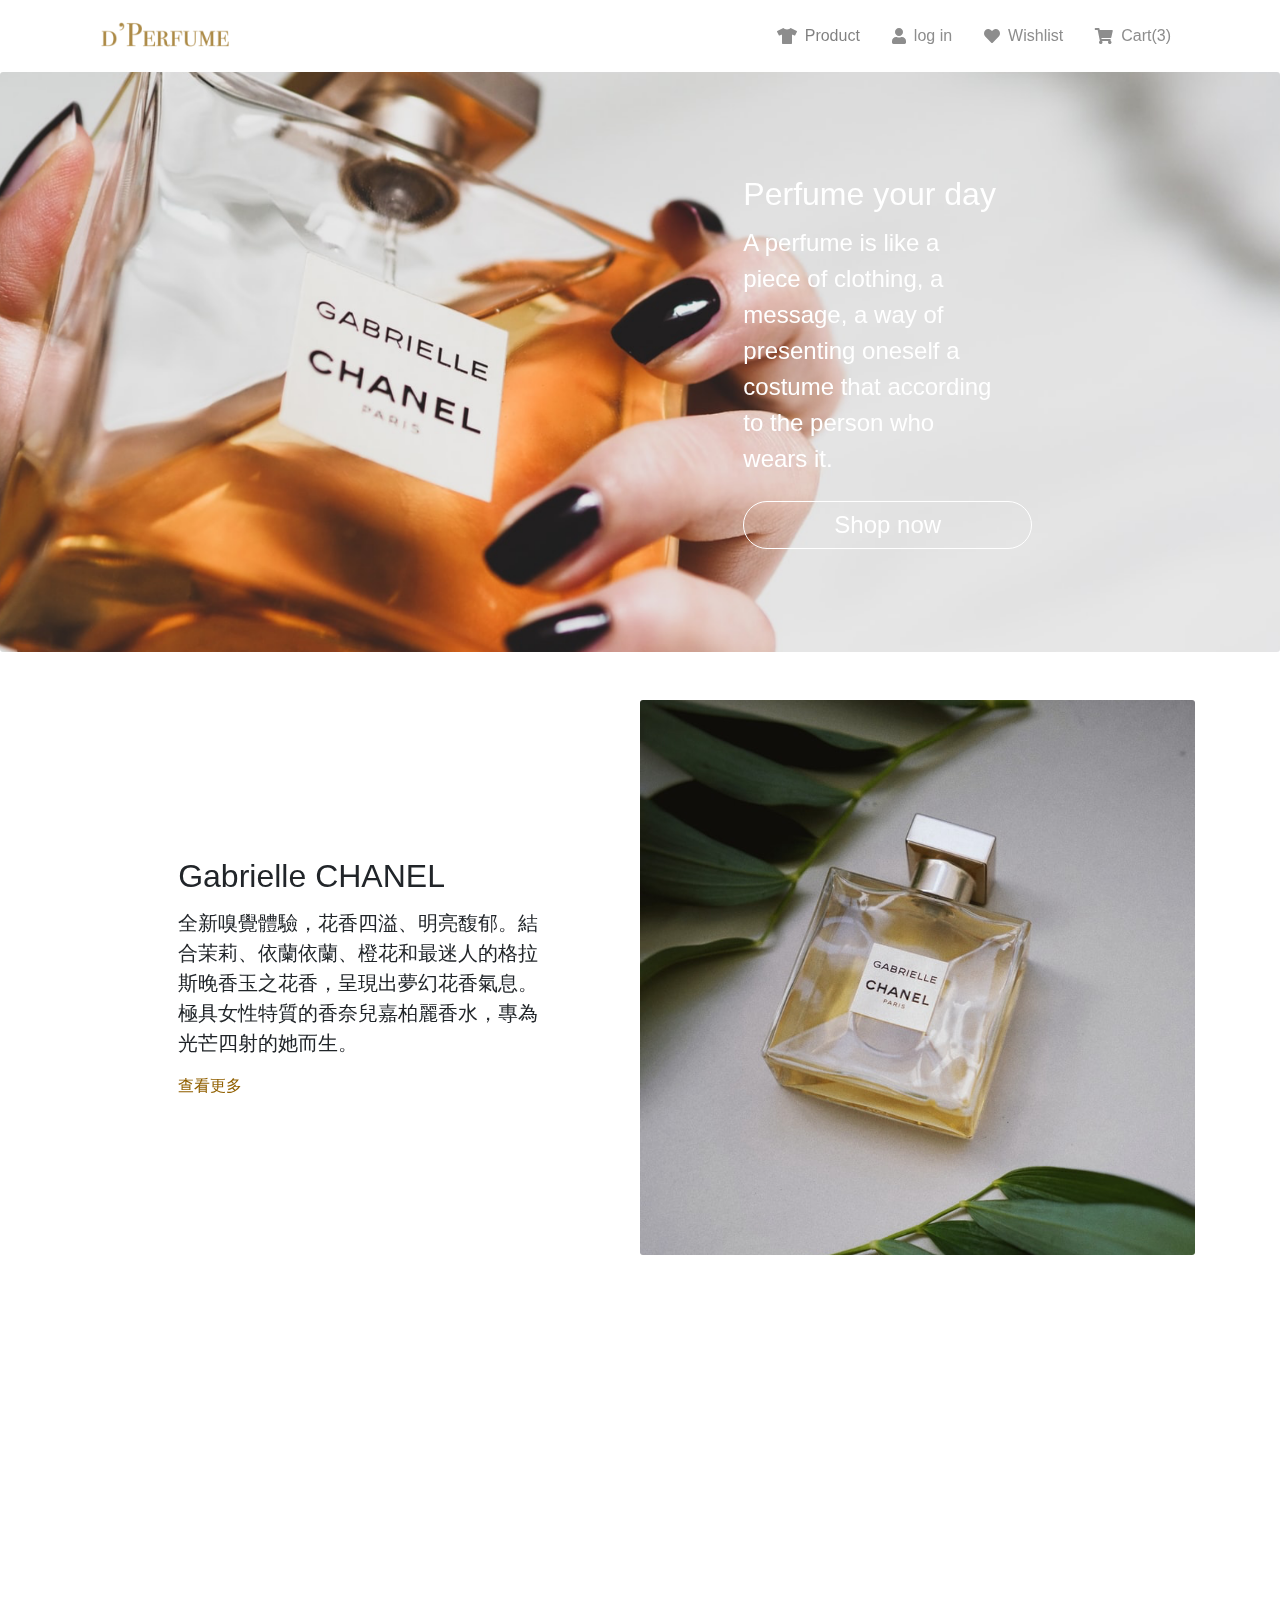
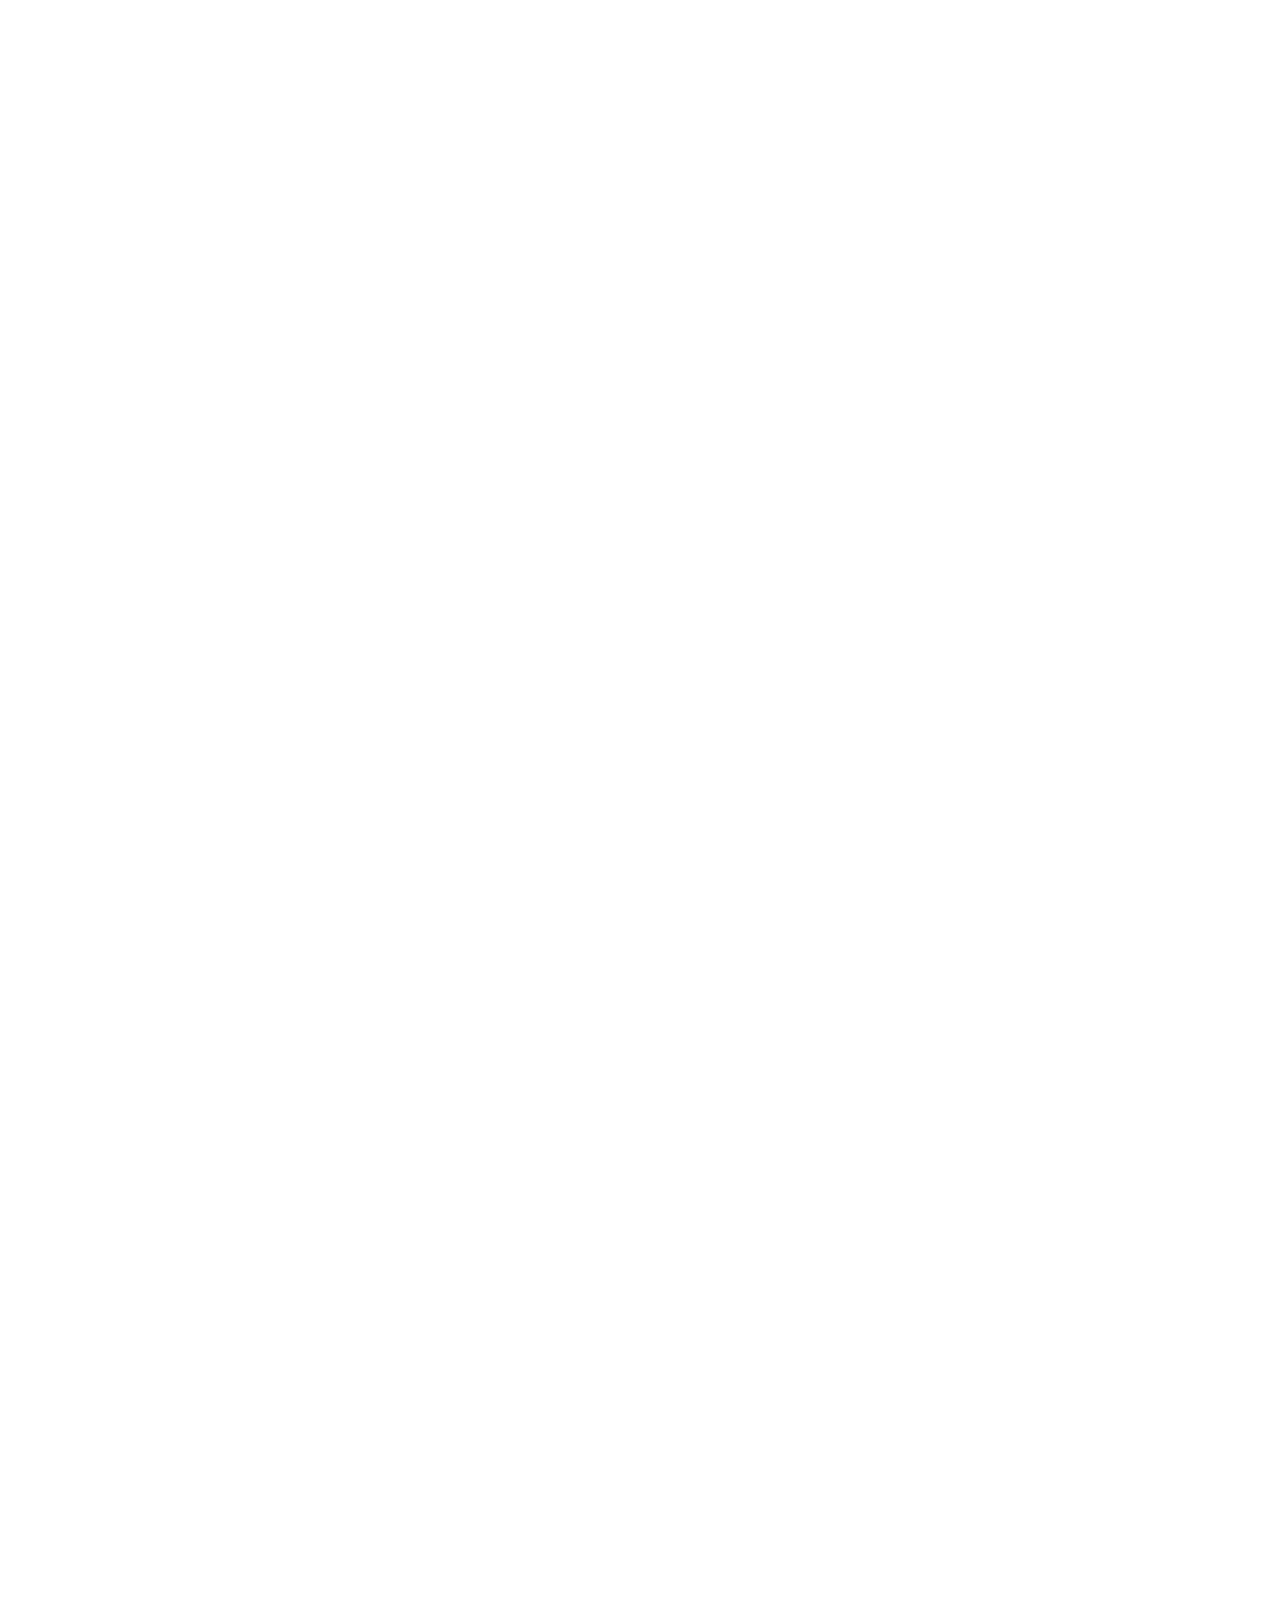
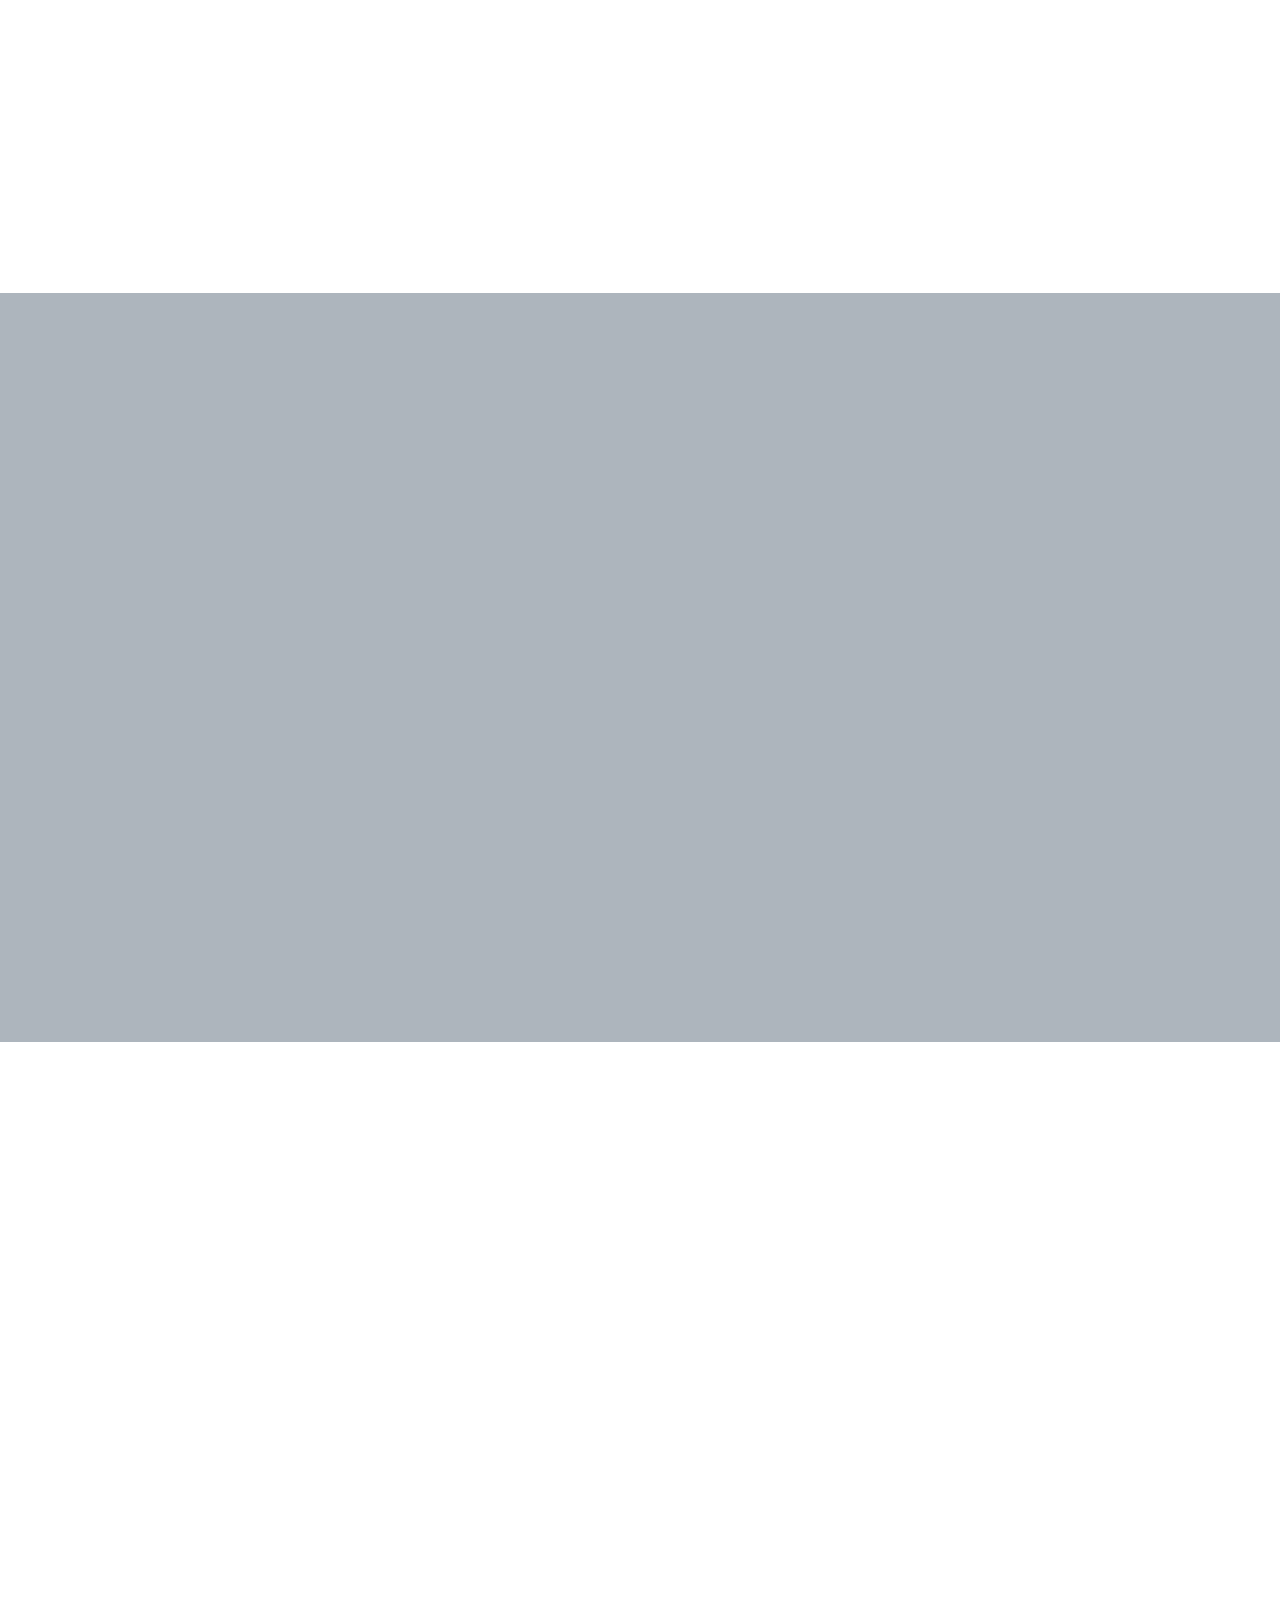
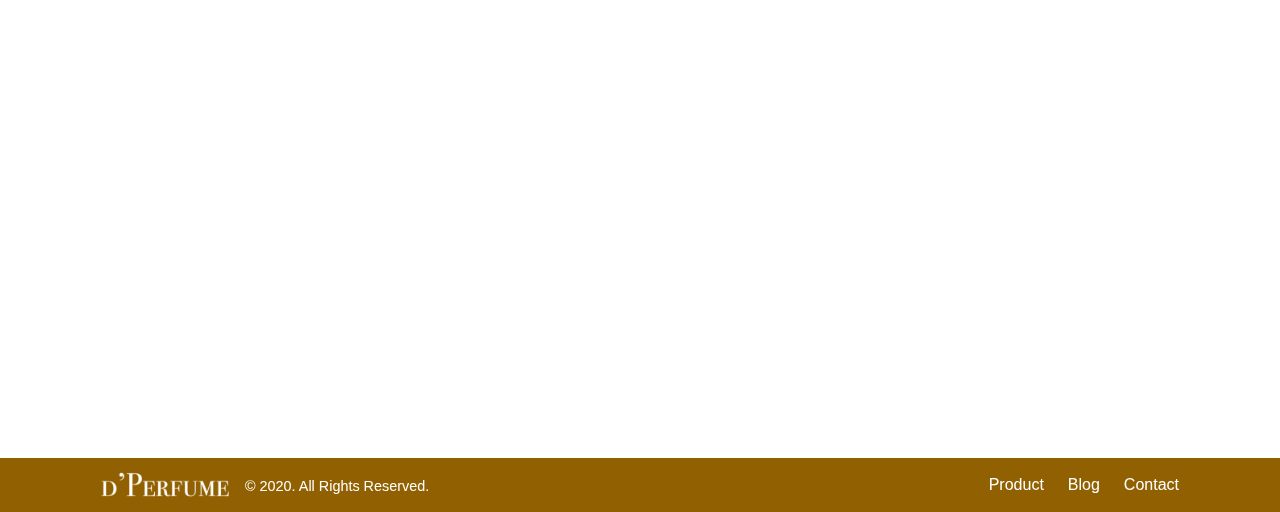
<file: index.html>
<!DOCTYPE html>
<html lang="en">

<head>
  <meta charset="UTF-8">
  <meta name="viewport" content="width=device-width, initial-scale=1.0">
  <link rel="stylesheet" href="css/all.css">
  <link rel="stylesheet" href="https://cdnjs.cloudflare.com/ajax/libs/font-awesome/5.14.0/css/all.min.css">
  <link rel="stylesheet" href="https://unpkg.com/aos@2.3.1/dist/aos.css">
  <title>d'Perfume -首頁-</title>
</head>

<body>

  <!--header-->
  <div class="container" data-aos="fade-down">
    <nav class="navbar navbar-expand-lg navbar-light">
      <h1 class="navbar-brand col-6 col-lg-4 logo mt-2">
        <a href="index.html">d'Perfume</a>
      </h1>

      <div class="collapse navbar-collapse justify-content-end" id="navbarTogglerDemo">
        <ul class="navbar-nav">
          <li class="nav-item d-flex align-items-center mr-4">
            <i class="fas fa-tshirt text-gray"></i>
            <a class="nav-link text-gary" href="product.html">Product</a>
          </li>
          <li class="nav-item d-flex align-items-center mr-4">
            <i class="fas fa-user text-gray"></i>
            <a class="nav-link text-gray" href="login.html">log in</a>
          </li>
          <li class="nav-item d-flex align-items-center mr-4">
            <i class="fas fa-heart text-gray"></i>
            <a class="nav-link text-gray" href="#">Wishlist</a>
          </li>
          <li class="nav-item d-flex align-items-center">
            <i class="fas fa-shopping-cart text-gray"></i>
            <a class="nav-link text-gray" href="#">Cart(3)</a>
          </li>
        </ul>
      </div>

      <div class="d-lg-none d-flex">
        <a href="#" class="cart d-flex align-items-center mr-2">
          <i class="fas fa fa-shopping-cart text-gray"></i>
          <span class="cart-basket d-flex align-items-center justify-content-center bg-primary text-white">3</span>
        </a>
        <button class="navbar-toggler border-0 btn" type="button" data-toggle="collapse"
          data-target="#navbarTogglerDemo02" aria-controls="navbarSupportedContent" aria-expanded="false"
          aria-label="Toggle navigation">
          <span class="navbar-toggler-icon"></span>
        </button>
      </div>
    </nav>
  </div>

  <!--header 漢堡選單列表-->
  <div class="container-fluid px-0 navbar-collapse collapse" id="navbarTogglerDemo02">
    <ul class="navbar-nav">
      <li class="nav-item bg-secondary text-center border-bottom border-white">
        <a class="nav-link text-white py-3" href="product.html">Product</a>
      </li>
      <li class="nav-item bg-secondary text-center border-bottom border-white">
        <a class="nav-link text-white py-3" href="#">Wishlist</a>
      </li>
      <li class="nav-item bg-secondary text-center border-bottom border-white">
        <a class="nav-link text-white py-3" href="#">Blog</a>
      </li>
      <li class="nav-item bg-secondary text-center border-bottom border-white">
        <a class="nav-link text-white py-3" href="#">Contact</a>
      </li>
      <li class="nav-item bg-secondary text-center">
        <a class="nav-link text-white py-3" href="login.html">Log in</a>
      </li>
    </ul>
  </div>

  <!--內容開始-->
  <!--Banner-->
  <div class="card text-white border-0 mb-5" data-aos="flip-left">
    <img class="card-img d-none d-lg-block" src="img/index/banner.png" alt="Card image">
    <img class="card-img d-md-block d-lg-none" src="img/index/banner-2.png" alt="Card image">
    <div class="card-img-overlay d-flex align-items-center" data-aos="zoom-in-right">
      <div class="offset-lg-7 no-gutters">
        <h2 class="card-title">Perfume your day</h2>
        <p class="card-text col-12 col-md-6 p-l font-weight-light mb-4">A perfume is like a piece of clothing, a
          message, a way of presenting
          oneself a costume that according to the person who wears it.</p>
        <button class="btn btn-outline-white rounded-pill btn-banner" type="button"
          onclick="location.href='product.html'">
          Shop now
        </button>
      </div>
    </div>
  </div>

  <!--首頁內容-->
  <div class="container mb-5">
    <div class="row flex-row-reverse align-items-center no-gutters"  data-aos="fade-right">
      <div class="col-12 col-lg-6">
        <img src="img/index/photo-1563170351-be82bc888aa4.png" alt="" class="card-img">
      </div>
      <div class="col-12 col-lg-6">
        <div class="card align-items-center">
          <div class="card-body col-lg-8 mt-4 mb-4">
            <h2 class="card-title">Gabrielle CHANEL</h2>
            <p class="card-text p-m">全新嗅覺體驗，花香四溢、明亮馥郁。結合茉莉、依蘭依蘭、橙花和最迷人的格拉斯晚香玉之花香，呈現出夢幻花香氣息。極具女性特質的香奈兒嘉柏麗香水，專為光芒四射的她而生。
            </p>
            <a href="product_info.html" class="">查看更多</a>
          </div>
        </div>
      </div>
    </div>


    <div class="row align-items-center no-gutters"  data-aos="fade-left">
      <div class="col-12 col-lg-6">
        <img src="img/index/photo-1584435731369-1e74c4e9385e.png" alt="" class="card-img">
      </div>
      <div class="col-12 col-lg-6">
        <div class="card align-items-center">
          <div class="card-body col-lg-8 mt-4 mb-4">
            <h2 class="card-title">Five O’clock Au Gingembre</h2>
            <p class="card-text p-m">生薑與溫醇的肉桂香、紅糖的香甜摻和成一氣，溫暖微辛的氣息反倒形成一股輕煙氤氳開來，還帶點微微煙醺感漫溢在整個鼻息之間，細聞之下,又還有溫溫淡淡的木香，溫和而暖心。
            </p>
            <a href="product_info.html" class="">查看更多</a>
          </div>
        </div>
      </div>
    </div>

    <div class="row align-items-center flex-row-reverse no-gutters"  data-aos="fade-right">
      <div class="col-12 col-lg-6">
        <img src="img/index/photo-1585120040315-2241b774ad0f.png" alt="" class="card-img">
      </div>
      <div class="col-12 col-lg-6">
        <div class="card align-items-center">
          <div class="card-body col-lg-8 mt-4 mb-4">
            <h2 class="card-title">CHANEL N°5</h2>
            <p class="card-text p-m">N°5，女性魅力的極致精髓。散發柔美澄透的乙醛花束香氣。經典傳奇香氛，蘊藏於極簡設計的獨特瓶身。</p>
            <a href="product_info.html" class="">查看更多</a>
          </div>
        </div>
      </div>
    </div>

    <div class="row align-items-center no-gutters"  data-aos="fade-left">
      <div class="col-12 col-lg-6">
        <img src="img/index/photo-1542038382126-77ae2819338d.png" alt="" class="card-img">

      </div>
      <div class="col-12 col-lg-6">
        <div class="card text-left align-items-center">
          <div class="card-body col-lg-8 mt-4 mb-2">
            <h4 class="card-title">1. <br> Levels of Preventive Maintenance Compliance</h4>
            <p class="card-text mb-3">The core idea of preventative maintenance is the performance of proactive actions
              against unscheduled downtime in order to identify potential defects before they evolve into something more
              severe.</p>
            <h4 class="card-title">2. <br> Percentage of Planned Maintenance</h4>
            <p class="card-text mb-3">The planned maintenance percentage is the total planned maintenance time in your
              CMMS software over a date range over the total number of hours of a service performed by the technicians.
            </p>
            <h4 class="card-title">3. <br> Critical percentage of planned maintenance</h4>
            <p class="card-text mb-5">Calculating the critical percentage of planned maintenance will help you
              prioritize
              the
              most important operations that should be performed immediately.</p>
            <button class="btn btn-outline-black rounded-pill btn-product" type="button"
              onclick="location.href='product.html'">Plan a
              free online training</button>
          </div>
        </div>
      </div>
    </div>
  </div>

  <!--灰底橫向三格-->
  <div class="bg-secondary mb-5">
    <div class="container">
      <ul class="card-deck list-unstyled mb-3">
        <li class="col-12 col-lg-4 mt-5 mb-lg-5" data-aos="zoom-in-up">
          <a href="product_info.html">
            <img src="img/index/photo-1530630458144-014709e10016.png" alt="" class="card-img-top d-none d-lg-block">
            <img src="img/index/photo-1530630458144-014709e10016-2.png" alt=""
              class="card-img-top d-md-block d-lg-none">
          </a>
          <div class="card-body">
            <h4 class="card-title mt-3 mb-1">Poppy & Barley</h4>
            <p class="card-text mb-3">Jo Malone</p>
            <p class="card-text">NT$1,380 <del class="text-gray">NT$1,580</del></p>
          </div>
        </li>

        <li class="col-12 col-lg-4 mt-5 mb-lg-5" data-aos="zoom-in-up">
          <a href="product_info.html">
            <img src="img/index/photo-1556228720-da4e85f25e15.png" alt="" class="card-img-top d-none d-lg-block">
            <img src="img/index/photo-1556228720-da4e85f25e15-2.png" alt="" class="card-img-top d-md-block d-lg-none">
          </a>
          <div class="card-body">
            <h4 class="card-title mt-3 mb-1">Body Wash</h4>
            <p class="card-text mb-3">Curology</p>
            <p class="card-text">NT$1,580</p>
          </div>
        </li>

        <li class="col-12 col-lg-4 mt-5 mb-5 mb-lg-5" data-aos="zoom-in-up">
          <div class="soldOut d-none d-lg-block">
            <a href="product_info.html">
              <img src="img/index/photo-1559264730-1533a6ec0433.png" alt="" class="card-img-top">
              <div class="overlay">
                <h4 class="soldoutText text-white">Sold Out</h4>
              </div>
            </a>
          </div>
          <a href="product_info.html">
            <img src="img/index/photo-1559264730-1533a6ec0433-2.png" alt="" class="card-img-top d-md-block d-lg-none">
          </a>

          <div class="card-body">
            <h4 class="card-title mt-3 mb-1">Apple Cider Vinegar Capsule</h4>
            <p class="card-text mb-3">Tonik</p>
            <p class="card-text">NT$1,580</p>
          </div>
        </li>
      </ul>
    </div>
  </div>

  <!--瓶子回收-->
  <div class="container mb-3 mb-lg-5"  data-aos="fade-up">
    <div class="row align-items-center">
      <div class="col-12 col-lg-8">
        <img src="img/index/photo-1594913615593-e4b8c44625be.png" alt="" class="card-img d-none d-lg-block">
        <img src="img/index/photo-1594913615593-e4b8c44625be-2.png" alt="" class="card-img d-md-block d-lg-none">
      </div>
      <div class="col-12 col-lg-4">
        <div class="card align-items-center">
          <div class="card-body mt-4 mb-4">
            <h2 class="card-title">Bottle-Recycling</h2>
            <p class="card-text lead">Recycle your used empty bottles and be rewarded!</p>
            <p class="card-text">For the past 10 years, we have collected over 800,000 bottles through Empty Bottle
              Recycling Campaign and
              planted more than 860 pine trees for a better environment.For the past 10 years, we have collected over
              800,000 bottles through Empty Bottle Recycling Campaign and planted more than 860 pine trees for a better
              environment.</p>
            <a href="#" class="">查看更多</a>
          </div>
        </div>
      </div>
    </div>
  </div>

  <!--footer-->
  <div class="card text-gray border-0" data-aos="zoom-in-up">
    <img class="card-img d-none d-lg-block" src="img/layout/footerBanner.png" alt="">
    <img class="card-img d-md-block d-lg-none" src="img/layout/footerbanner-2.png" alt="">
    <div class="card-img-overlay d-flex align-items-end">
      <div class="container">
        <div class="row">
          <div class="col-12 col-lg-5 mb-xl-6 mb-lg-4 mb-7">
            <h2 class="mb-4">
              <strong>記得 <br>訂閱以獲取更多資訊！</strong>
            </h2>
            <form class="form-inline mb-3">
              <input type="email" class="form-control border-primary form-footer col-6" id="inputEmail" placeholder="Your email address">
              <button type="submit" class="btn btn-primary btn-footer">Subscribe</button>
            </form>
          </div>
        </div>
      </div>
    </div>
  </div>

  <div class="bg-primary">
    <div class="container">
      <nav class="navbar navbar-expand-lg navbar-light">
        <div class="d-flex align-items-center">
          <a href="index.html">
            <img class="mr-3" src="img/layout/logo_white.png" alt="">
          </a>
          <small class="text-white mt-1">© 2020. All Rights Reserved.</small>
        </div>
        <div class="collapse navbar-collapse justify-content-end">
          <ul class="navbar-nav">
            <li class="nav-item mr-4">
              <a href="product.html" class="text-white">Product</a>
            </li>
            <li class="nav-item mr-4">
              <a href="#" class="text-white">Blog</a>
            </li>
            <li class="nav-item">
              <a href="#" class="text-white">Contact</a>
            </li>
          </ul>
        </div>
      </nav>
    </div>
  </div>

  <script src="https://code.jquery.com/jquery-3.2.1.slim.min.js"
    integrity="sha384-KJ3o2DKtIkvYIK3UENzmM7KCkRr/rE9/Qpg6aAZGJwFDMVNA/GpGFF93hXpG5KkN"
    crossorigin="anonymous"></script>
  <script src="https://cdnjs.cloudflare.com/ajax/libs/popper.js/1.12.9/umd/popper.min.js"
    integrity="sha384-ApNbgh9B+Y1QKtv3Rn7W3mgPxhU9K/ScQsAP7hUibX39j7fakFPskvXusvfa0b4Q"
    crossorigin="anonymous"></script>
  <script src="https://maxcdn.bootstrapcdn.com/bootstrap/4.0.0/js/bootstrap.min.js"
    integrity="sha384-JZR6Spejh4U02d8jOt6vLEHfe/JQGiRRSQQxSfFWpi1MquVdAyjUar5+76PVCmYl"
    crossorigin="anonymous"></script>
  <script src="https://unpkg.com/aos@2.3.1/dist/aos.js"></script>
  <script>
    AOS.init({
      duration: 1000,
      once: false,
    });
  </script>
</body>

</html>
</file>
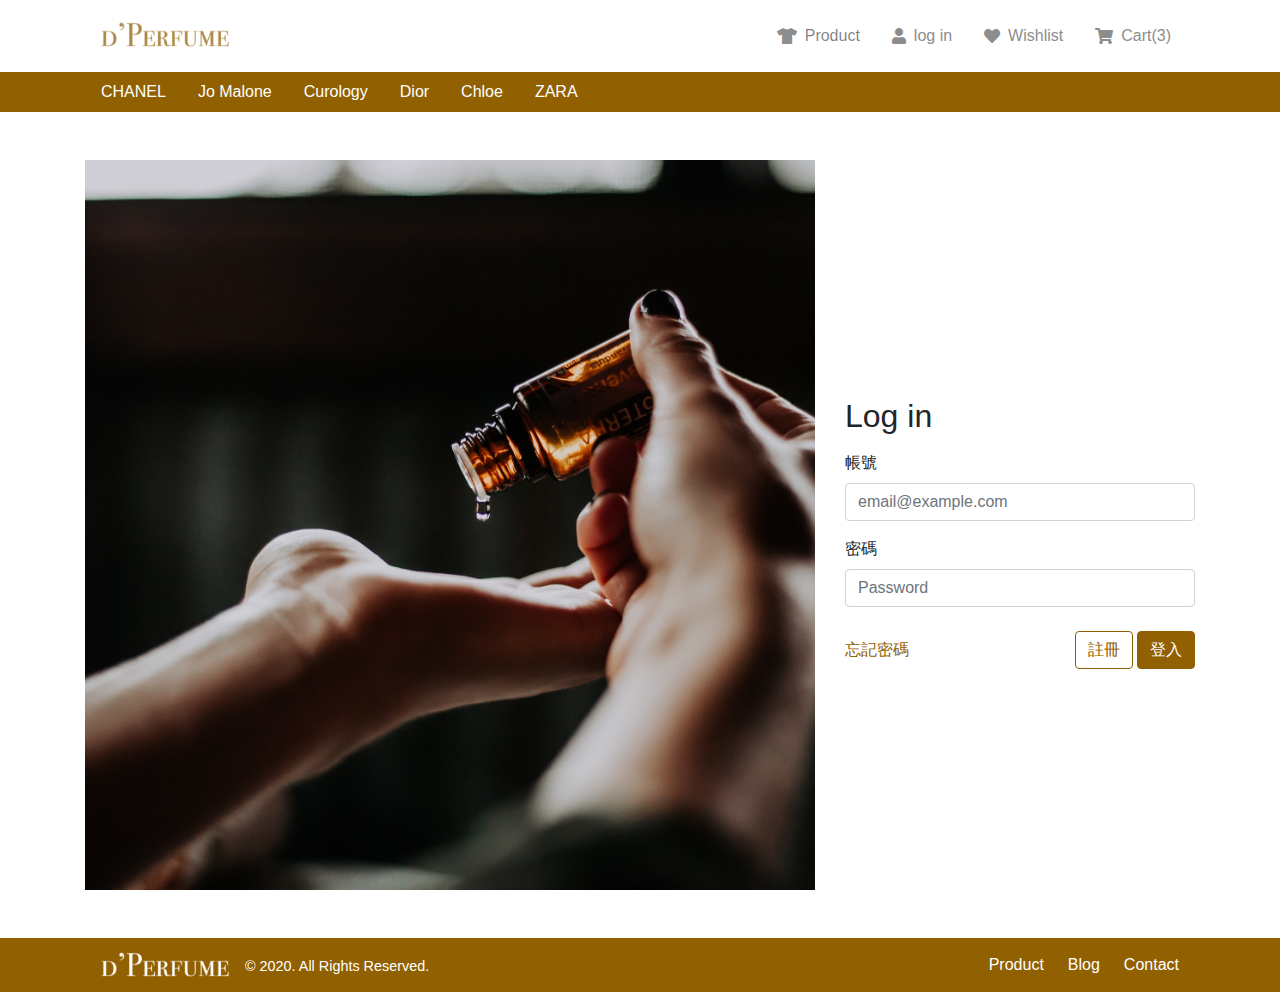
<file: login.html>
<!DOCTYPE html>
<html lang="en">

<head>
    <meta charset="UTF-8">
    <meta name="viewport" content="width=device-width, initial-scale=1.0">
    <link rel="stylesheet" href="css/all.css">
    <link rel="stylesheet" href="https://cdnjs.cloudflare.com/ajax/libs/font-awesome/5.14.0/css/all.min.css">
    <title>d'Perfume -登入-</title>
</head>

<body>
    <!--header-->
    <div class="container">
        <nav class="navbar navbar-expand-lg navbar-light">
            <h1 class="navbar-brand col-6 col-lg-4 logo mt-2">
                <a href="index.html">d'Perfume</a>
            </h1>

            <div class="collapse navbar-collapse justify-content-end" id="navbarTogglerDemo">
                <ul class="navbar-nav">
                    <li class="nav-item d-flex align-items-center mr-4">
                        <i class="fas fa-tshirt text-gray"></i>
                        <a class="nav-link text-gary" href="product.html">Product</a>
                    </li>
                    <li class="nav-item d-flex align-items-center mr-4">
                        <i class="fas fa-user text-gray"></i>
                        <a class="nav-link text-gray" href="login.html">log in</a>
                    </li>
                    <li class="nav-item d-flex align-items-center mr-4">
                        <i class="fas fa-heart text-gray"></i>
                        <a class="nav-link text-gray" href="#">Wishlist</a>
                    </li>
                    <li class="nav-item d-flex align-items-center">
                        <i class="fas fa-shopping-cart text-gray"></i>
                        <a class="nav-link text-gray" href="#">Cart(3)</a>
                    </li>
                </ul>
            </div>

            <div class="d-lg-none d-flex">
                <a href="#" class="cart d-flex align-items-center mr-2">
                    <i class="fas fa fa-shopping-cart text-gray"></i>
                    <span
                        class="cart-basket d-flex align-items-center justify-content-center bg-primary text-white">3</span>
                </a>
                <button class="navbar-toggler border-0 btn" type="button" data-toggle="collapse"
                    data-target="#navbarTogglerDemo02" aria-controls="navbarSupportedContent" aria-expanded="false"
                    aria-label="Toggle navigation">
                    <span class="navbar-toggler-icon"></span>
                </button>
            </div>
        </nav>
    </div>
    
    <!--header 漢堡選單列表-->
    <div class="container-fluid px-0 navbar-collapse collapse" id="navbarTogglerDemo02">
        <ul class="navbar-nav">
            <li class="nav-item bg-secondary text-center border-bottom border-white">
                <a class="nav-link text-white py-3" href="product.html">Product</a>
            </li>
            <li class="nav-item bg-secondary text-center border-bottom border-white">
                <a class="nav-link text-white py-3" href="#">Wishlist</a>
            </li>
            <li class="nav-item bg-secondary text-center border-bottom border-white">
                <a class="nav-link text-white py-3" href="#">Blog</a>
            </li>
            <li class="nav-item bg-secondary text-center border-bottom border-white">
                <a class="nav-link text-white py-3" href="#">Contact</a>
            </li>
            <li class="nav-item bg-secondary text-center">
                <a class="nav-link text-white py-3" href="login.html">Log in</a>
            </li>
        </ul>
    </div>

    <!--品牌選單-->
    <div class="d-none d-lg-block bg-primary mb-5">
        <div class="container">
            <div class="row no-gutters">
                <ul class="nav list-unstyled">
                    <li class="nav-item">
                        <a class="nav-link text-white" href="#">CHANEL</a>
                    </li>
                    <li class="nav-item">
                        <a class="nav-link text-white" href="#">Jo Malone</a>
                    </li>
                    <li class="nav-item">
                        <a class="nav-link text-white" href="#">Curology</a>
                    </li>
                    <li class="nav-item">
                        <a class="nav-link text-white" href="#">Dior</a>
                    </li>
                    <li class="nav-item">
                        <a class="nav-link text-white" href="#">Chloe</a>
                    </li>
                    <li class="nav-item">
                        <a class="nav-link text-white" href="#">ZARA</a>
                    </li>
                </ul>
            </div>
        </div>
    </div>


    <div class="container mb-4 mb-lg-5">
        <div class="row  align-items-center">
            <div class="col-12 col-lg-8">
                <img class="img-fluid" src="img/login.png" alt="">
            </div>

            <div class="col-12 col-lg-4">
                <div class=" align-items-center">
                    <h2 class="mb-3 mt-3">Log in</h2>
                    <form class="align-items-center">
                        <div class="form-group">
                            <label for="exampleInputEmail1">帳號</label>
                            <input type="email" class="form-control" id="exampleInputEmail1"
                                aria-describedby="emailHelp" placeholder="email@example.com">
                        </div>

                        <div class="form-group mb-4">
                            <label for="exampleInputPassword1">密碼</label>
                            <input type="password" class="form-control" id="exampleInputPassword1"
                                placeholder="Password">
                        </div>

                        <div class="d-flex justify-content-between align-items-center">
                            <a href="#">忘記密碼</a>
                            <div class="button">
                                <button class="btn btn-outline-primary my-2 my-sm-0" type="button">註冊</button>
                                <button class="btn btn-primary my-2 my-sm-0" type="button"
                                    onclick="location.href='myPage.html'">登入</button>
                            </div>
                        </div>
                    </form>
                </div>
            </div>
        </div>
    </div>


    <!--footer-->
    <div class="bg-primary">
        <div class="container">
            <nav class="navbar navbar-expand-lg navbar-light">
                <div class="d-flex align-items-center">
                    <a href="index.html">
                        <img class="mr-3" src="img/layout/logo_white.png" alt="">
                    </a>
                    <small class="text-white mt-1">© 2020. All Rights Reserved.</small>
                </div>
                <div class="collapse navbar-collapse justify-content-end">
                    <ul class="navbar-nav">
                        <li class="nav-item mr-4">
                            <a href="product.html" class="text-white">Product</a>
                        </li>
                        <li class="nav-item mr-4">
                            <a href="#" class="text-white">Blog</a>
                        </li>
                        <li class="nav-item">
                            <a href="#" class="text-white">Contact</a>
                        </li>
                    </ul>
                </div>
            </nav>
        </div>
    </div>



    <script src="https://code.jquery.com/jquery-3.2.1.slim.min.js"
        integrity="sha384-KJ3o2DKtIkvYIK3UENzmM7KCkRr/rE9/Qpg6aAZGJwFDMVNA/GpGFF93hXpG5KkN"
        crossorigin="anonymous"></script>
    <script src="https://cdnjs.cloudflare.com/ajax/libs/popper.js/1.12.9/umd/popper.min.js"
        integrity="sha384-ApNbgh9B+Y1QKtv3Rn7W3mgPxhU9K/ScQsAP7hUibX39j7fakFPskvXusvfa0b4Q"
        crossorigin="anonymous"></script>
    <script src="https://maxcdn.bootstrapcdn.com/bootstrap/4.0.0/js/bootstrap.min.js"
        integrity="sha384-JZR6Spejh4U02d8jOt6vLEHfe/JQGiRRSQQxSfFWpi1MquVdAyjUar5+76PVCmYl"
        crossorigin="anonymous"></script>


</body>

</html>
</file>
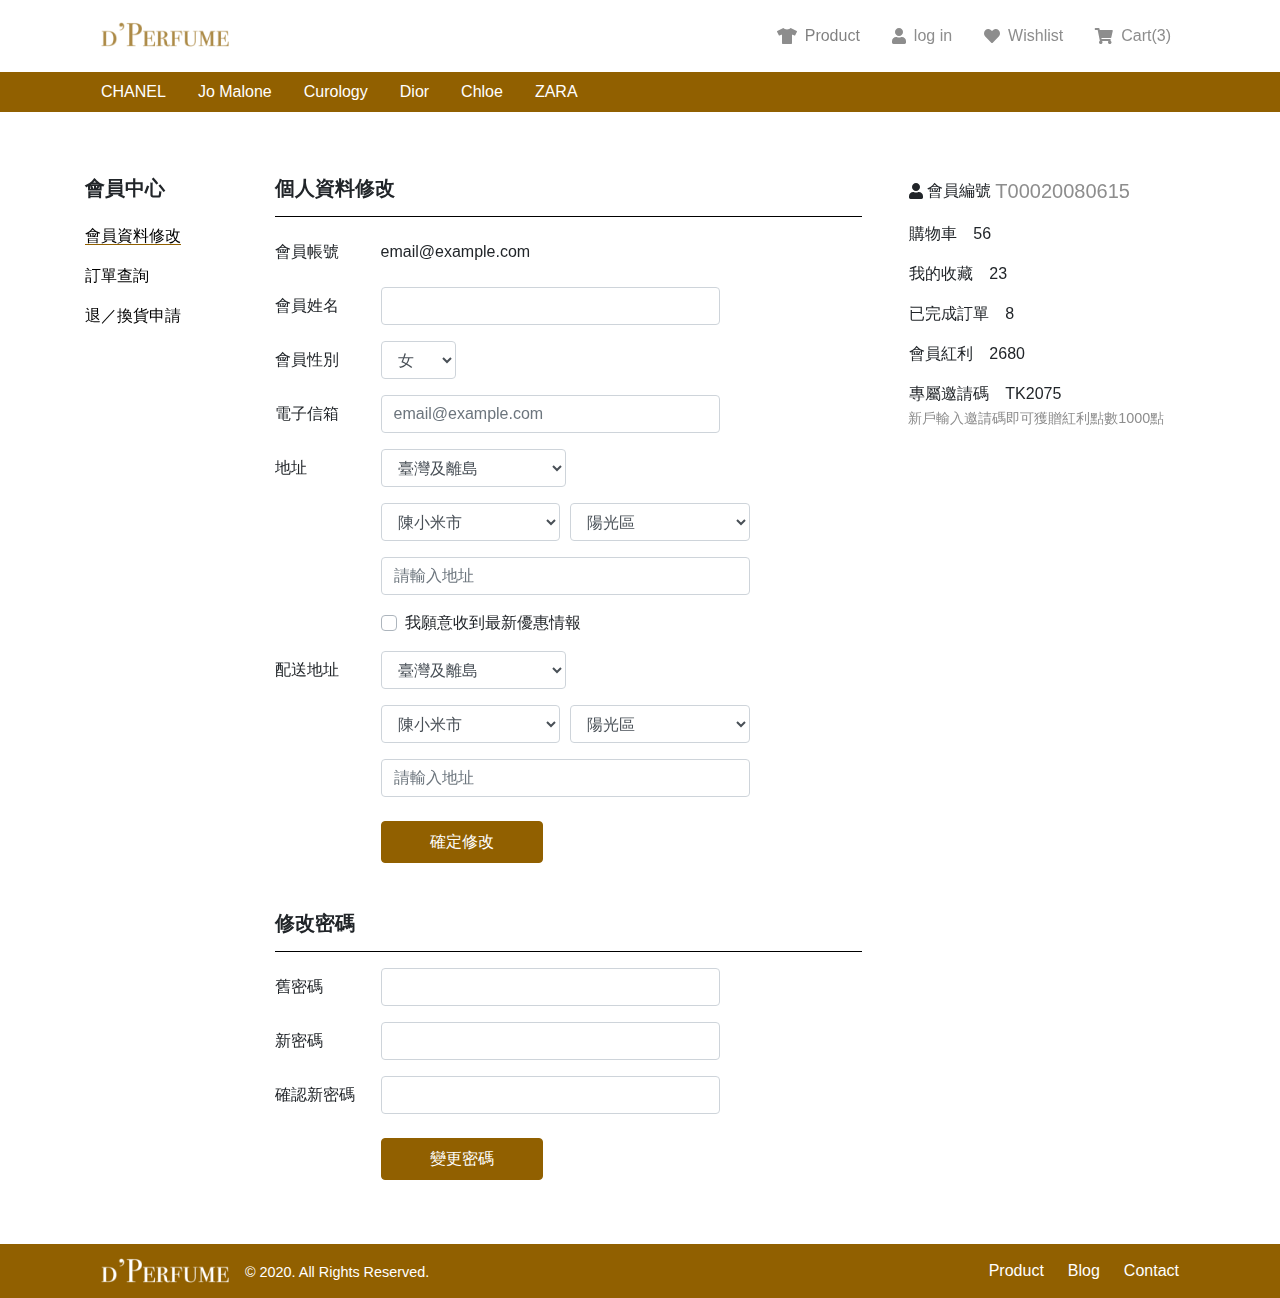
<file: myPage.html>
<!DOCTYPE html>
<html lang="en">

<head>
    <meta charset="UTF-8">
    <meta name="viewport" content="width=device-width, initial-scale=1.0">
    <link rel="stylesheet" href="css/all.css">
    <link rel="stylesheet" href="https://cdnjs.cloudflare.com/ajax/libs/font-awesome/5.14.0/css/all.min.css">
    <link rel="stylesheet" href="https://unpkg.com/aos@2.3.1/dist/aos.css">
    <title>d'Perfume -會員中心-</title>
</head>

<body>


    <!--header-->
    <div class="container" data-aos="fade-down">
        <nav class="navbar navbar-expand-lg navbar-light">
            <h1 class="navbar-brand col-6 col-lg-4 logo mt-2">
                <a href="index.html">d'Perfume</a>
            </h1>

            <div class="collapse navbar-collapse justify-content-end" id="navbarTogglerDemo">
                <ul class="navbar-nav">
                    <li class="nav-item d-flex align-items-center mr-4">
                        <i class="fas fa-tshirt text-gray"></i>
                        <a class="nav-link text-gary" href="product.html">Product</a>
                    </li>
                    <li class="nav-item d-flex align-items-center mr-4">
                        <i class="fas fa-user text-gray"></i>
                        <a class="nav-link text-gray" href="login.html">log in</a>
                    </li>
                    <li class="nav-item d-flex align-items-center mr-4">
                        <i class="fas fa-heart text-gray"></i>
                        <a class="nav-link text-gray" href="#">Wishlist</a>
                    </li>
                    <li class="nav-item d-flex align-items-center">
                        <i class="fas fa-shopping-cart text-gray"></i>
                        <a class="nav-link text-gray" href="#">Cart(3)</a>
                    </li>
                </ul>
            </div>

            <div class="d-lg-none d-flex">
                <a href="#" class="cart d-flex align-items-center mr-2">
                    <i class="fas fa fa-shopping-cart text-gray"></i>
                    <span
                        class="cart-basket d-flex align-items-center justify-content-center bg-primary text-white">3</span>
                </a>
                <button class="navbar-toggler border-0 btn" type="button" data-toggle="collapse"
                    data-target="#navbarTogglerDemo02" aria-controls="navbarSupportedContent" aria-expanded="false"
                    aria-label="Toggle navigation">
                    <span class="navbar-toggler-icon"></span>
                </button>
            </div>
        </nav>
    </div>

    <!--header 漢堡選單列表-->
    <div class="container-fluid px-0 navbar-collapse collapse" id="navbarTogglerDemo02">
        <ul class="navbar-nav">
            <li class="nav-item bg-secondary text-center border-bottom border-white">
                <a class="nav-link text-white py-3" href="product.html">Product</a>
            </li>
            <li class="nav-item bg-secondary text-center border-bottom border-white">
                <a class="nav-link text-white py-3" href="#">Wishlist</a>
            </li>
            <li class="nav-item bg-secondary text-center border-bottom border-white">
                <a class="nav-link text-white py-3" href="#">Blog</a>
            </li>
            <li class="nav-item bg-secondary text-center border-bottom border-white">
                <a class="nav-link text-white py-3" href="#">Contact</a>
            </li>
            <li class="nav-item bg-secondary text-center">
                <a class="nav-link text-white py-3" href="myPage.html">MyPage</a>
            </li>
        </ul>
    </div>

    <!--品牌選單-->
    <div class="d-none d-lg-block bg-primary mb-5">
        <div class="container">
            <div class="row no-gutters">
                <ul class="nav list-unstyled">
                    <li class="nav-item">
                        <a class="nav-link text-white" href="#">CHANEL</a>
                    </li>
                    <li class="nav-item">
                        <a class="nav-link text-white" href="#">Jo Malone</a>
                    </li>
                    <li class="nav-item">
                        <a class="nav-link text-white" href="#">Curology</a>
                    </li>
                    <li class="nav-item">
                        <a class="nav-link text-white" href="#">Dior</a>
                    </li>
                    <li class="nav-item">
                        <a class="nav-link text-white" href="#">Chloe</a>
                    </li>
                    <li class="nav-item">
                        <a class="nav-link text-white" href="#">ZARA</a>
                    </li>
                </ul>
            </div>
        </div>
    </div>

    <!--內容開始-->
    <div class="container mb-4 mb-md-5" data-aos="fade-up">
        <div class="row">
            <div class="col-12 col-lg-2 mt-2">
                <h5 class="mt-2 mb-4 d-none d-lg-block font-weight-bold">會員中心</h5>
                <ul class="nav d-flex flex-lg-column justify-content-between">
                    <li class="nav-item mb-3">
                        <a class="px-0 pb-0 active text-black border-bottom border-primary"
                            href="mypage.html">會員資料修改</a>
                    </li>
                    <li class="nav-item mb-3">
                        <a class="text-black px-0 pb-0" href="#">訂單查詢</a>
                    </li>
                    <li class="nav-item mb-3">
                        <a class="text-black px-0 pb-0" href="#">退／換貨申請</a>
                    </li>
                </ul>
            </div>

            <div class="col-12 col-lg-10">
                <div class="row flex-row-reverse">
                    <div class="col-12 col-md-4 mb-4">
                        <ul class="list-unstyled ml-3 mb-0">
                            <li class="row align-items-center mt-3 mb-3">
                                <i class="fas fa-user mr-1"></i>
                                <h6 class="mb-0 mr-1">會員編號</h6>
                                <span class="text-gray mb-0 p-m">T00020080615</span>
                            </li>
                            <li class="row">
                                <p class="mr-3">購物車</p>
                                <p>56</p>
                            </li>
                            <li class="row">
                                <p class="mr-3">我的收藏</p>
                                <p>23</p>
                            </li>
                            <li class="row">
                                <p class="mr-3">已完成訂單</p>
                                <p>8</p>
                            </li>
                            <li class="row">
                                <p class="mr-3">會員紅利</p>
                                <p>2680</p>
                            </li>
                            <li class="row">
                                <p class="mr-3 mb-0">專屬邀請碼</p>
                                <p class="mb-0">TK2075</p>
                            </li>
                        </ul>
                        <small class="text-gray">新戶輸入邀請碼即可獲贈紅利點數1000點</small>
                    </div>
                    <div class="col-12 col-md-8">
                        <h5 class="mt-2 mt-md-3  font-weight-bold">個人資料修改</h5>
                        <hr class="border-black mr-sm-3">
                        <form class="mb-5">
                            <div class="form-group row">
                                <label for="inputAccount" class="col-3 col-lg-2 col-form-label">會員帳號</label>
                                <label for="inputAccount"
                                    class="col-12 col-md-9 col-form-label">email@example.com</label>
                            </div>
                            <div class="form-group row">
                                <label for="inputName" class="col-3 col-lg-2 col-form-label">會員姓名</label>
                                <div class="col-12 col-sm-11 col-md-7">
                                    <input type="password" class="form-control" id="inputName" placeholder="">
                                </div>
                            </div>

                            <div class="form-group row">
                                <label for="selectGender" class="col-3 col-lg-2 col-form-label">會員性別</label>
                                <div class="col-12 col-sm-11 col-md-3 col-xl-2">
                                    <select class="form-control" id="selectGender">
                                        <option selected>女</option>
                                        <option>男</option>
                                    </select>
                                </div>
                            </div>

                            <div class="form-group row">
                                <label for="inputEmail" class="col-3 col-lg-2 col-form-label">電子信箱</label>
                                <div class="col-12 col-sm-11 col-md-7">
                                    <input type="password" class="form-control" id="inputEmail"
                                        placeholder="email@example.com">
                                </div>
                            </div>

                            <div class="form-group row">
                                <label for="selectAddress" class="col-3 col-lg-2 col-form-label">地址</label>
                                <div class="col-12 col-sm-11 col-md-9">
                                    <select class="form-control col-md-5 mb-3" id="selectAddress">
                                        <option selected>臺灣及離島</option>
                                        <option>臺灣</option>
                                        <option>離島</option>
                                    </select>
                                    <div class="form-row">
                                        <div class="col-12 col-md-5">
                                            <select class="form-control mb-3">
                                                <option>高雄市</option>
                                                <option>發大柴市</option>
                                                <option selected>陳小米市</option>
                                            </select>
                                        </div>
                                        <div class="col-12 col-md-5">
                                            <select class="form-control mb-3">
                                                <option>鹽埕區</option>
                                                <option selected>陽光區</option>
                                                <option>空氣區</option>
                                                <option>海水區</option>
                                            </select>
                                        </div>
                                        <div class="col-12 col-md-10 mb-2">
                                            <input type="address" class="form-control" id="inputAddress"
                                                placeholder="請輸入地址">
                                        </div>
                                        <div class="col-sm-10 mt-2">
                                            <div class="custom-control custom-checkbox">
                                                <input type="checkbox" class="custom-control-input" id="customCheck1">
                                                <label class="custom-control-label"
                                                    for="customCheck1">我願意收到最新優惠情報</label>
                                            </div>
                                        </div>
                                    </div>
                                </div>
                            </div>

                            <div class="form-group row">
                                <label for="selectAddress" class="col-3 col-lg-2 col-form-label">配送地址</label>
                                <div class="col-12 col-sm-11 col-md-9">
                                    <select class="form-control col-md-5 mb-3" id="selectAddress">
                                        <option selected>臺灣及離島</option>
                                        <option>臺灣</option>
                                        <option>離島</option>
                                    </select>
                                    <div class="form-row">
                                        <div class="col-12 col-md-5">
                                            <select class="form-control mb-3">
                                                <option>高雄市</option>
                                                <option>發大柴市</option>
                                                <option selected>陳小米市</option>
                                            </select>
                                        </div>
                                        <div class="col-12 col-md-5">
                                            <select class="form-control mb-3">
                                                <option>鹽埕區</option>
                                                <option selected>陽光區</option>
                                                <option>空氣區</option>
                                                <option>海水區</option>
                                            </select>
                                        </div>
                                        <div class="col-12 col-md-10 mb-2">
                                            <input type="address" class="form-control" id="inputAddress"
                                                placeholder="請輸入地址">
                                        </div>
                                    </div>
                                </div>
                            </div>

                            <div class="form-group row">
                                <div class="col-sm-10 offset-lg-2 offset-md-3">
                                    <button type="submit" class="btn btn-primary btn-form">確定修改</button>
                                </div>
                            </div>
                        </form>

                        <h5 class="mt-2  font-weight-bold">修改密碼</h5>
                        <hr class="border-black mr-sm-3">
                        <form>
                            <div class="form-group row">
                                <label for="inputOldpassword" class="col-3 col-lg-2 col-form-label">舊密碼</label>
                                <div class="col-12 col-sm-11 col-md-7">
                                    <input type="password" class="form-control" id="inputOldpassword" placeholder="">
                                </div>
                            </div>
                            <div class="form-group row">
                                <label for="inputNewpassword" class="col-3 col-lg-2 col-form-label">新密碼</label>
                                <div class="col-12 col-sm-11 col-md-7">
                                    <input type="password" class="form-control" id="inputNewpassword" placeholder="">
                                </div>
                            </div>
                            <div class="form-group row">
                                <label for="checkNewpassword" class="col-3 col-lg-2 col-form-label pr-0">確認新密碼</label>
                                <div class="col-12 col-sm-11 col-md-7">
                                    <input type="password" class="form-control" id="checkNewpassword" placeholder="">
                                </div>
                            </div>

                            <div class="form-group row">
                                <div class="col-sm-10 offset-lg-2 offset-md-3 mt-2">
                                    <button type="submit" class="btn btn-primary btn-form">變更密碼</button>
                                </div>
                            </div>
                        </form>

                    </div>
                </div>
            </div>
        </div>
    </div>

    <!--footer-->
    <div class="bg-primary">
        <div class="container">
            <nav class="navbar navbar-expand-lg navbar-light">
                <div class="d-flex align-items-center">
                    <a href="index.html">
                        <img class="mr-3" src="img/layout/logo_white.png" alt="">
                    </a>
                    <small class="text-white mt-1">© 2020. All Rights Reserved.</small>
                </div>
                <div class="collapse navbar-collapse justify-content-end">
                    <ul class="navbar-nav">
                        <li class="nav-item mr-4">
                            <a href="product.html" class="text-white">Product</a>
                        </li>
                        <li class="nav-item mr-4">
                            <a href="#" class="text-white">Blog</a>
                        </li>
                        <li class="nav-item">
                            <a href="#" class="text-white">Contact</a>
                        </li>
                    </ul>
                </div>
            </nav>
        </div>
    </div>



    <script src="https://code.jquery.com/jquery-3.2.1.slim.min.js"
        integrity="sha384-KJ3o2DKtIkvYIK3UENzmM7KCkRr/rE9/Qpg6aAZGJwFDMVNA/GpGFF93hXpG5KkN"
        crossorigin="anonymous"></script>
    <script src="https://cdnjs.cloudflare.com/ajax/libs/popper.js/1.12.9/umd/popper.min.js"
        integrity="sha384-ApNbgh9B+Y1QKtv3Rn7W3mgPxhU9K/ScQsAP7hUibX39j7fakFPskvXusvfa0b4Q"
        crossorigin="anonymous"></script>
    <script src="https://maxcdn.bootstrapcdn.com/bootstrap/4.0.0/js/bootstrap.min.js"
        integrity="sha384-JZR6Spejh4U02d8jOt6vLEHfe/JQGiRRSQQxSfFWpi1MquVdAyjUar5+76PVCmYl"
        crossorigin="anonymous"></script>

    <script src="https://unpkg.com/aos@2.3.1/dist/aos.js"></script>
    <script>
        AOS.init({
            duration: 1000,
            once: false,
        });
    </script>
</body>

</html>
</file>
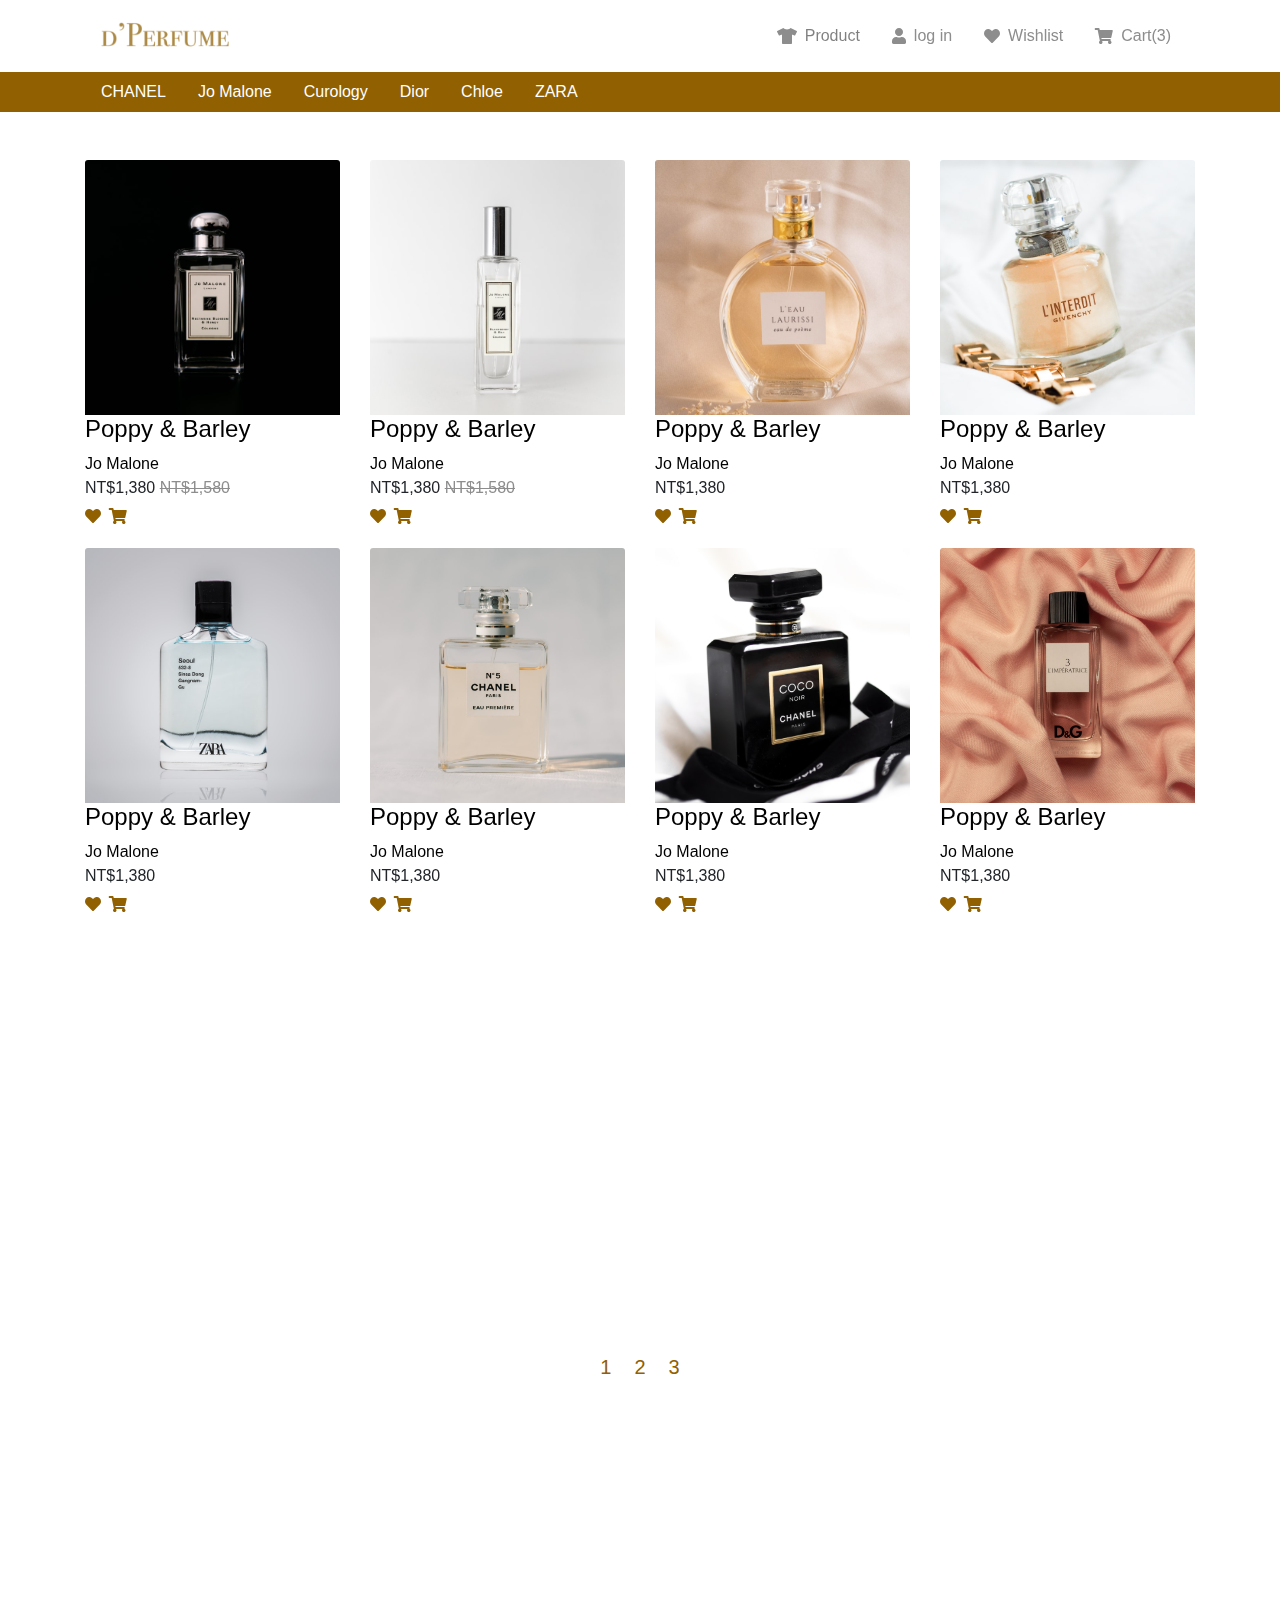
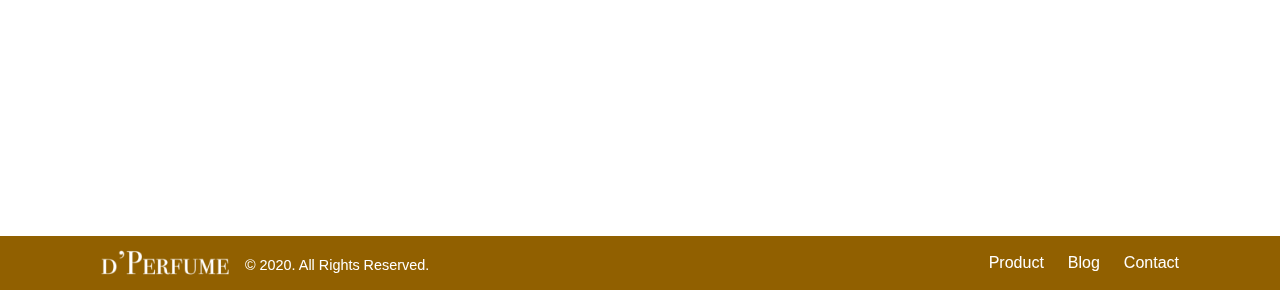
<file: product.html>
<!DOCTYPE html>
<html lang="en">

<head>
    <meta charset="UTF-8">
    <meta name="viewport" content="width=device-width, initial-scale=1.0">
    <link rel="stylesheet" href="css/all.css">
    <link rel="stylesheet" href="https://cdnjs.cloudflare.com/ajax/libs/font-awesome/5.14.0/css/all.min.css">
    <link rel="stylesheet" href="https://unpkg.com/aos@2.3.1/dist/aos.css">
    <title>d'Perfume -產品列表-</title>
</head>

<body>


    <!--header-->
    <div class="container" data-aos="fade-down">
        <nav class="navbar navbar-expand-lg navbar-light">
            <h1 class="navbar-brand col-6 col-lg-4 logo mt-2">
                <a href="index.html">d'Perfume</a>
            </h1>

            <div class="collapse navbar-collapse justify-content-end" id="navbarTogglerDemo">
                <ul class="navbar-nav">
                    <li class="nav-item d-flex align-items-center mr-4">
                        <i class="fas fa-tshirt text-gray"></i>
                        <a class="nav-link text-gary" href="product.html">Product</a>
                    </li>
                    <li class="nav-item d-flex align-items-center mr-4">
                        <i class="fas fa-user text-gray"></i>
                        <a class="nav-link text-gray" href="login.html">log in</a>
                    </li>
                    <li class="nav-item d-flex align-items-center mr-4">
                        <i class="fas fa-heart text-gray"></i>
                        <a class="nav-link text-gray" href="#">Wishlist</a>
                    </li>
                    <li class="nav-item d-flex align-items-center">
                        <i class="fas fa-shopping-cart text-gray"></i>
                        <a class="nav-link text-gray" href="#">Cart(3)</a>
                    </li>
                </ul>
            </div>

            <div class="d-lg-none d-flex">
                <a href="#" class="cart d-flex align-items-center mr-2">
                    <i class="fas fa fa-shopping-cart text-gray"></i>
                    <span
                        class="cart-basket d-flex align-items-center justify-content-center bg-primary text-white">3</span>
                </a>
                <button class="navbar-toggler border-0 btn" type="button" data-toggle="collapse"
                    data-target="#navbarTogglerDemo02" aria-controls="navbarSupportedContent" aria-expanded="false"
                    aria-label="Toggle navigation">
                    <span class="navbar-toggler-icon"></span>
                </button>
            </div>
        </nav>
    </div>

    <!--header 漢堡選單列表-->
    <div class="container-fluid px-0 navbar-collapse collapse" id="navbarTogglerDemo02">
        <ul class="navbar-nav">
            <li class="nav-item bg-secondary text-center border-bottom border-white">
                <a class="nav-link text-white py-3" href="product.html">Product</a>
            </li>
            <li class="nav-item bg-secondary text-center border-bottom border-white">
                <a class="nav-link text-white py-3" href="#">Wishlist</a>
            </li>
            <li class="nav-item bg-secondary text-center border-bottom border-white">
                <a class="nav-link text-white py-3" href="#">Blog</a>
            </li>
            <li class="nav-item bg-secondary text-center border-bottom border-white">
                <a class="nav-link text-white py-3" href="#">Contact</a>
            </li>
            <li class="nav-item bg-secondary text-center">
                <a class="nav-link text-white py-3" href="login.html">Log in</a>
            </li>
        </ul>
    </div>

    <!--品牌選單-->
    <div class="d-none d-lg-block bg-primary mb-5">
        <div class="container">
            <div class="row no-gutters">
                <ul class="nav list-unstyled">
                    <li class="nav-item">
                        <a class="nav-link text-white" href="#">CHANEL</a>
                    </li>
                    <li class="nav-item">
                        <a class="nav-link text-white" href="#">Jo Malone</a>
                    </li>
                    <li class="nav-item">
                        <a class="nav-link text-white" href="#">Curology</a>
                    </li>
                    <li class="nav-item">
                        <a class="nav-link text-white" href="#">Dior</a>
                    </li>
                    <li class="nav-item">
                        <a class="nav-link text-white" href="#">Chloe</a>
                    </li>
                    <li class="nav-item">
                        <a class="nav-link text-white" href="#">ZARA</a>
                    </li>
                </ul>
            </div>
        </div>
    </div>

    <!--內容開始-->
    <!--產品列表開始-->
    <div class="container mb-4">
        <div class="card-deck  row">
            <div class="col-6 col-md-4 col-lg-3 mb-4" data-aos="zoom-in">
                <div class="card-body">
                    <a href="product_info.html" class=" text-black">
                        <img class="card-img-top" src="img/product/p01.png" alt="">
                        <h4 class="card-title mb-1">Poppy & Barley</h4>
                        <p class="card-text mt-2 mb-0">Jo Malone</p>
                    </a>
                    <p class="mr-2 mb-2">NT$1,380 <del class="text-gray">NT$1,580</del></p>
                    <div class="d-flex text-primary">
                        <i class="fas fa-heart mr-2" role="button" data-toggle="modal" data-target="#addtoSave"></i>
                        <i class="fas fa-shopping-cart" role="button" data-toggle="modal" data-target="#addtoCart"></i>
                    </div>
                </div>
            </div>
            <div class="col-6 col-md-4 col-lg-3 mb-4" data-aos="zoom-in">
                <div class="card-body">
                    <a href="product_info.html" class=" text-black">
                        <img class="card-img-top" src="img/product/p02.png" alt="">
                        <h4 class="card-title mb-1">Poppy & Barley</h4>
                        <p class="card-text mt-2 mb-0">Jo Malone</p>
                    </a>
                    <p class="mr-2 mb-2">NT$1,380 <del class="text-gray">NT$1,580</del></p>
                    <div class="d-flex text-primary">
                        <i class="fas fa-heart mr-2" role="button" data-toggle="modal" data-target="#addtoSave"></i>
                        <i class="fas fa-shopping-cart" role="button" data-toggle="modal" data-target="#addtoCart"></i>
                    </div>
                </div>
            </div>
            <div class="col-6 col-md-4 col-lg-3 mb-4" data-aos="zoom-in">
                <div class="card-body">
                    <a href="product_info.html" class=" text-black">
                        <img class="card-img-top" src="img/product/p03.png" alt="">
                        <h4 class="card-title mb-1">Poppy & Barley</h4>
                        <p class="card-text mt-2 mb-0">Jo Malone</p>
                    </a>
                    <p class="mb-2">NT$1,380</p>
                    <div class="d-flex text-primary">
                        <i class="fas fa-heart mr-2" role="button" data-toggle="modal" data-target="#addtoSave"></i>
                        <i class="fas fa-shopping-cart" role="button" data-toggle="modal" data-target="#addtoCart"></i>
                    </div>
                </div>
            </div>
            <div class="col-6 col-md-4 col-lg-3 mb-4" data-aos="zoom-in">
                <div class="card-body">
                    <a href="product_info.html" class=" text-black">
                        <img class="card-img-top" src="img/product/p04.png" alt="">
                        <h4 class="card-title mb-1">Poppy & Barley</h4>
                        <p class="card-text mt-2 mb-0">Jo Malone</p>
                    </a>
                    <p class="mb-2">NT$1,380</p>
                    <div class="d-flex text-primary">
                        <i class="fas fa-heart mr-2" role="button" data-toggle="modal" data-target="#addtoSave"></i>
                        <i class="fas fa-shopping-cart" role="button" data-toggle="modal" data-target="#addtoCart"></i>
                    </div>
                </div>
            </div>
            <div class="col-6 col-md-4 col-lg-3 mb-4" data-aos="zoom-in">
                <div class="card-body">
                    <a href="product_info.html" class=" text-black">
                        <img class="card-img-top" src="img/product/p05.png" alt="">
                        <h4 class="card-title mb-1">Poppy & Barley</h4>
                        <p class="card-text mt-2 mb-0">Jo Malone</p>
                    </a>
                    <p class="mb-2">NT$1,380</p>
                    <div class="d-flex text-primary">
                        <i class="fas fa-heart mr-2" role="button" data-toggle="modal" data-target="#addtoSave"></i>
                        <i class="fas fa-shopping-cart" role="button" data-toggle="modal" data-target="#addtoCart"></i>
                    </div>
                </div>
            </div>
            <div class="col-6 col-md-4 col-lg-3 mb-4" data-aos="zoom-in">
                <div class="card-body">
                    <a href="product_info.html" class=" text-black">
                        <img class="card-img-top" src="img/product/p06.png" alt="">
                        <h4 class="card-title mb-1">Poppy & Barley</h4>
                        <p class="card-text mt-2 mb-0">Jo Malone</p>
                    </a>
                    <p class="mb-2">NT$1,380</p>
                    <div class="d-flex text-primary">
                        <i class="fas fa-heart mr-2" role="button" data-toggle="modal" data-target="#addtoSave"></i>
                        <i class="fas fa-shopping-cart" role="button" data-toggle="modal" data-target="#addtoCart"></i>
                    </div>
                </div>
            </div>
            <div class="col-6 col-md-4 col-lg-3 mb-4" data-aos="zoom-in">
                <div class="card-body">
                    <a href="product_info.html" class=" text-black">
                        <img class="card-img-top" src="img/product/p07.png" alt="">
                        <h4 class="card-title mb-1">Poppy & Barley</h4>
                        <p class="card-text mt-2 mb-0">Jo Malone</p>
                    </a>
                    <p class="mb-2">NT$1,380</p>
                    <div class="d-flex text-primary">
                        <i class="fas fa-heart mr-2" role="button" data-toggle="modal" data-target="#addtoSave"></i>
                        <i class="fas fa-shopping-cart" role="button" data-toggle="modal" data-target="#addtoCart"></i>
                    </div>
                </div>
            </div>
            <div class="col-6 col-md-4 col-lg-3 mb-4" data-aos="zoom-in">
                <div class="card-body">
                    <a href="product_info.html" class=" text-black">
                        <img class="card-img-top" src="img/product/p08.png" alt="">
                        <h4 class="card-title mb-1">Poppy & Barley</h4>
                        <p class="card-text mt-2 mb-0">Jo Malone</p>
                    </a>
                    <p class="mb-2">NT$1,380</p>
                    <div class="d-flex text-primary">
                        <i class="fas fa-heart mr-2" role="button" data-toggle="modal" data-target="#addtoSave"></i>
                        <i class="fas fa-shopping-cart" role="button" data-toggle="modal" data-target="#addtoCart"></i>
                    </div>
                </div>
            </div>
            <div class="col-6 col-md-4 col-lg-3 mb-4" data-aos="zoom-in">
                <div class="card-body">
                    <a href="product_info.html" class=" text-black">
                        <img class="card-img-top" src="img/product/p09.png" alt="">
                        <h4 class="card-title mb-1">Poppy & Barley</h4>
                        <p class="card-text mt-2 mb-0">Jo Malone</p>
                    </a>
                    <p class="mb-2">NT$1,380</p>
                    <div class="d-flex text-primary">
                        <i class="fas fa-heart mr-2" role="button" data-toggle="modal" data-target="#addtoSave"></i>
                        <i class="fas fa-shopping-cart" role="button" data-toggle="modal" data-target="#addtoCart"></i>
                    </div>
                </div>
            </div>
            <div class="col-6 col-md-4 col-lg-3 mb-4" data-aos="zoom-in">
                <div class="card-body">
                    <a href="product_info.html" class=" text-black">
                        <img class="card-img-top" src="img/product/p10.png" alt="">
                        <h4 class="card-title mb-1">Poppy & Barley</h4>
                        <p class="card-text mt-2 mb-0">Jo Malone</p>
                    </a>
                    <p class="mb-2">NT$1,380</p>
                    <div class="d-flex text-primary">
                        <i class="fas fa-heart mr-2" role="button" data-toggle="modal" data-target="#addtoSave"></i>
                        <i class="fas fa-shopping-cart" role="button" data-toggle="modal" data-target="#addtoCart"></i>
                    </div>
                </div>
            </div>
            <div class="col-6 col-md-4 col-lg-3 mb-4" data-aos="zoom-in">
                <div class="card-body">
                    <a href="product_info.html" class=" text-black">
                        <img class="card-img-top" src="img/product/p11.png" alt="">
                        <h4 class="card-title mb-1">Poppy & Barley</h4>
                        <p class="card-text mt-2 mb-0">Jo Malone</p>
                    </a>
                    <p class="mb-2">NT$1,380</p>
                    <div class="d-flex text-primary">
                        <i class="fas fa-heart mr-2" role="button" data-toggle="modal" data-target="#addtoSave"></i>
                        <i class="fas fa-shopping-cart" role="button" data-toggle="modal" data-target="#addtoCart"></i>
                    </div>
                </div>
            </div>
            <div class="col-6 col-md-4 col-lg-3 mb-4" data-aos="zoom-in">
                <div class="card-body">
                    <a href="product_info.html" class=" text-black">
                        <img class="card-img-top" src="img/product/p12.png" alt="">
                        <h4 class="card-title mb-1">Poppy & Barley</h4>
                        <p class="card-text mt-2 mb-0">Jo Malone</p>
                    </a>
                    <p class="mb-2">NT$1,380</p>
                    <div class="d-flex text-primary">
                        <i class="fas fa-heart mr-2" role="button" data-toggle="modal" data-target="#addtoSave"></i>
                        <i class="fas fa-shopping-cart" role="button" data-toggle="modal" data-target="#addtoCart"></i>
                    </div>
                </div>
            </div>
        </div>
    </div>

    <!--頁碼-->
    <div class="container mb-5">
        <nav aria-label="Page navigation example">
            <ul class="pagination justify-content-center">
                <li class="page-item"><a class="page-link border-0 p-m" href="#">1</a></li>
                <li class="page-item"><a class="page-link border-0 p-m" href="#">2</a></li>
                <li class="page-item"><a class="page-link border-0 p-m" href="#">3</a></li>
            </ul>
        </nav>
    </div>

    <!--footer-->
    <div class="card text-gray border-0" data-aos="zoom-in-up">
        <img class="card-img d-none d-lg-block" src="img/layout/footerBanner.png" alt="">
        <img class="card-img d-md-block d-lg-none" src="img/layout/footerbanner-2.png" alt="">
        <div class="card-img-overlay d-flex align-items-end">
            <div class="container">
                <div class="row">
                    <div class="col-12 col-lg-5 mb-xl-6 mb-lg-4 mb-7">
                        <h2 class="mb-4">
                            <strong>記得 <br>訂閱以獲取更多資訊！</strong>
                        </h2>
                        <form class="form-inline mb-3">
                            <input type="email" class="form-control border-primary form-footer col-6" id="inputEmail"
                                placeholder="Your email address">
                            <button type="submit" class="btn btn-primary btn-footer">Subscribe</button>
                        </form>
                    </div>
                </div>
            </div>
        </div>
    </div>

    <div class="bg-primary">
        <div class="container">
            <nav class="navbar navbar-expand-lg navbar-light">
                <div class="d-flex align-items-center">
                    <a href="index.html">
                        <img class="mr-3" src="img/layout/logo_white.png" alt="">
                    </a>
                    <small class="text-white mt-1">© 2020. All Rights Reserved.</small>
                </div>
                <div class="collapse navbar-collapse justify-content-end">
                    <ul class="navbar-nav">
                        <li class="nav-item mr-4">
                            <a href="product.html" class="text-white">Product</a>
                        </li>
                        <li class="nav-item mr-4">
                            <a href="#" class="text-white">Blog</a>
                        </li>
                        <li class="nav-item">
                            <a href="#" class="text-white">Contact</a>
                        </li>
                    </ul>
                </div>
            </nav>
        </div>
    </div>

    <!-- Modal -->
    <div class="modal fade" id="addtoCart" tabindex="-1" role="dialog" aria-labelledby="exampleModalCenterTitle"
        aria-hidden="true">
        <div class="modal-dialog modal-dialog-centered" role="document">
            <div class="modal-content d-flex align-items-center justify-content-center">
                <div class="modal-body text-center">
                    <h6 class="font-weight-bold text-primary mb-0">已加入購物車</h6>
                </div>
            </div>
        </div>
    </div>

    <div class="modal fade" id="addtoSave" tabindex="-1" role="dialog" aria-labelledby="exampleModalCenterTitle"
        aria-hidden="true">
        <div class="modal-dialog modal-dialog-centered" role="document">
            <div class="modal-content d-flex align-items-center justify-content-center">
                <div class="modal-body text-center">
                    <h6 class="font-weight-bold text-primary mb-0">已加入我的收藏</h6>
                </div>
            </div>
        </div>
    </div>

    <script src="https://code.jquery.com/jquery-3.2.1.slim.min.js"
        integrity="sha384-KJ3o2DKtIkvYIK3UENzmM7KCkRr/rE9/Qpg6aAZGJwFDMVNA/GpGFF93hXpG5KkN"
        crossorigin="anonymous"></script>
    <script src="https://cdnjs.cloudflare.com/ajax/libs/popper.js/1.12.9/umd/popper.min.js"
        integrity="sha384-ApNbgh9B+Y1QKtv3Rn7W3mgPxhU9K/ScQsAP7hUibX39j7fakFPskvXusvfa0b4Q"
        crossorigin="anonymous"></script>
    <script src="https://maxcdn.bootstrapcdn.com/bootstrap/4.0.0/js/bootstrap.min.js"
        integrity="sha384-JZR6Spejh4U02d8jOt6vLEHfe/JQGiRRSQQxSfFWpi1MquVdAyjUar5+76PVCmYl"
        crossorigin="anonymous"></script>

    <script src="https://unpkg.com/aos@2.3.1/dist/aos.js"></script>
    <script>
        AOS.init({
            duration: 1000,
            once: false,
        });
    </script>
</body>

</html>
</file>
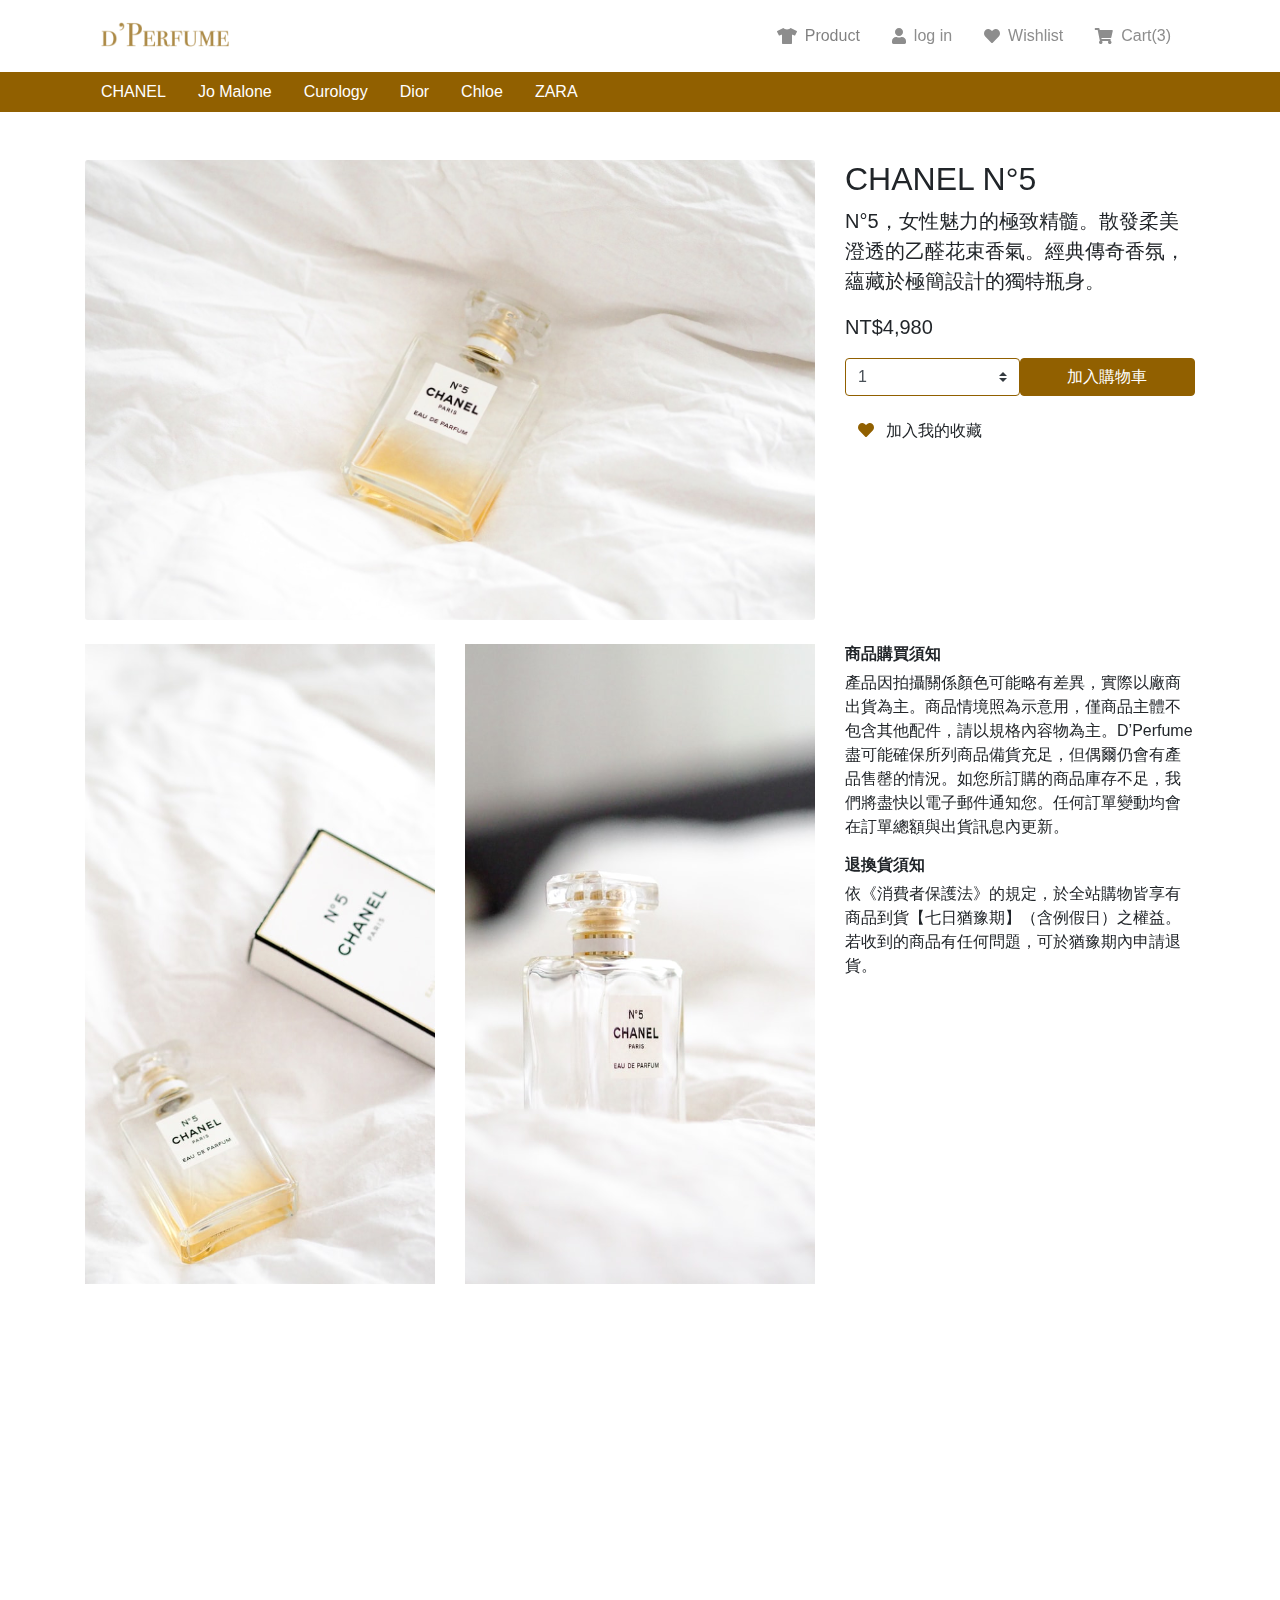
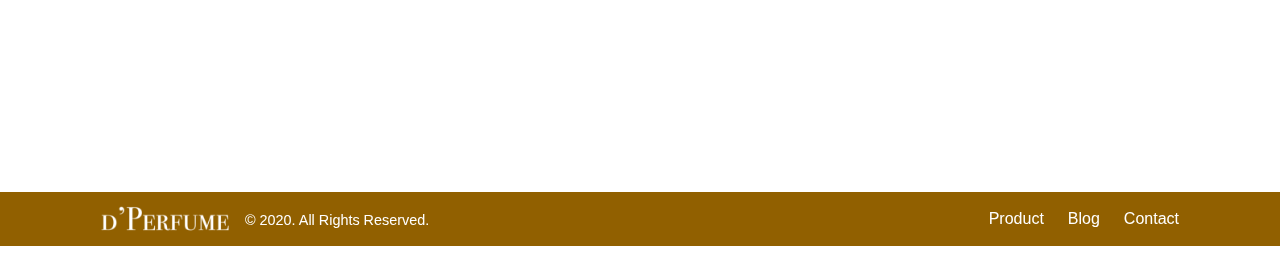
<file: product_info.html>
<!DOCTYPE html>
<html lang="en">

<head>
    <meta charset="UTF-8">
    <meta name="viewport" content="width=device-width, initial-scale=1.0">
    <link rel="stylesheet" href="css/all.css">
    <link rel="stylesheet" href="https://cdnjs.cloudflare.com/ajax/libs/font-awesome/5.14.0/css/all.min.css">
    <link rel="stylesheet" href="https://unpkg.com/aos@2.3.1/dist/aos.css">
    <title>d'Perfume -產品內頁-</title>
</head>

<body>


    <!--header-->
    <div class="container" data-aos="fade-down">
        <nav class="navbar navbar-expand-lg navbar-light">
            <h1 class="navbar-brand col-6 col-lg-4 logo mt-2">
                <a href="index.html">d'Perfume</a>
            </h1>

            <div class="collapse navbar-collapse justify-content-end" id="navbarTogglerDemo">
                <ul class="navbar-nav">
                    <li class="nav-item d-flex align-items-center mr-4">
                        <i class="fas fa-tshirt text-gray"></i>
                        <a class="nav-link text-gary" href="product.html">Product</a>
                    </li>
                    <li class="nav-item d-flex align-items-center mr-4">
                        <i class="fas fa-user text-gray"></i>
                        <a class="nav-link text-gray" href="login.html">log in</a>
                    </li>
                    <li class="nav-item d-flex align-items-center mr-4">
                        <i class="fas fa-heart text-gray"></i>
                        <a class="nav-link text-gray" href="#">Wishlist</a>
                    </li>
                    <li class="nav-item d-flex align-items-center">
                        <i class="fas fa-shopping-cart text-gray"></i>
                        <a class="nav-link text-gray" href="#">Cart(3)</a>
                    </li>
                </ul>
            </div>

            <div class="d-lg-none d-flex">
                <a href="#" class="cart d-flex align-items-center mr-2">
                    <i class="fas fa fa-shopping-cart text-gray"></i>
                    <span
                        class="cart-basket d-flex align-items-center justify-content-center bg-primary text-white">3</span>
                </a>
                <button class="navbar-toggler border-0 btn" type="button" data-toggle="collapse"
                    data-target="#navbarTogglerDemo02" aria-controls="navbarSupportedContent" aria-expanded="false"
                    aria-label="Toggle navigation">
                    <span class="navbar-toggler-icon"></span>
                </button>
            </div>
        </nav>
    </div>

    <!--header 漢堡選單列表-->
    <div class="container-fluid px-0 navbar-collapse collapse" id="navbarTogglerDemo02">
        <ul class="navbar-nav">
            <li class="nav-item bg-secondary text-center border-bottom border-white">
                <a class="nav-link text-white py-3" href="product.html">Product</a>
            </li>
            <li class="nav-item bg-secondary text-center border-bottom border-white">
                <a class="nav-link text-white py-3" href="#">Wishlist</a>
            </li>
            <li class="nav-item bg-secondary text-center border-bottom border-white">
                <a class="nav-link text-white py-3" href="#">Blog</a>
            </li>
            <li class="nav-item bg-secondary text-center border-bottom border-white">
                <a class="nav-link text-white py-3" href="#">Contact</a>
            </li>
            <li class="nav-item bg-secondary text-center">
                <a class="nav-link text-white py-3" href="login.html">Log in</a>
            </li>
        </ul>
    </div>

    <!--品牌選單-->
    <div class="d-none d-lg-block bg-primary mb-5">
        <div class="container">
            <div class="row no-gutters">
                <ul class="nav list-unstyled">
                    <li class="nav-item">
                        <a class="nav-link text-white" href="#">CHANEL</a>
                    </li>
                    <li class="nav-item">
                        <a class="nav-link text-white" href="#">Jo Malone</a>
                    </li>
                    <li class="nav-item">
                        <a class="nav-link text-white" href="#">Curology</a>
                    </li>
                    <li class="nav-item">
                        <a class="nav-link text-white" href="#">Dior</a>
                    </li>
                    <li class="nav-item">
                        <a class="nav-link text-white" href="#">Chloe</a>
                    </li>
                    <li class="nav-item">
                        <a class="nav-link text-white" href="#">ZARA</a>
                    </li>
                </ul>
            </div>
        </div>
    </div>


    <!--內容開始-->
    <div class="container mb-4">
        <div class="row">
            <div class="col-12 col-lg-8 mb-4" data-aos="flip-left">
                <img class="card-img" src="img/product_info/p1.png" alt="">
            </div>

            <div class="col-12 col-lg-4" data-aos="zoom-in">
                <h2>CHANEL N°5</h2>
                <p class="lead">N°5，女性魅力的極致精髓。散發柔美澄透的乙醛花束香氣。經典傳奇香氛，蘊藏於極簡設計的獨特瓶身。</p>
                <p class="p-m">NT$4,980</p>
                <div class="form-inline mb-3">
                    <select class="custom-select border-primary col-6" id="inlineFormCustomSelectPref">
                        <option selected value="1">1</option>
                        <option value="2">2</option>
                        <option value="3">3</option>
                    </select>
                    <button type="submit" class="btn btn-primary col-6" data-toggle="modal"
                        data-target="#addtoCart">加入購物車</button>
                </div>
                <button class="btn btn-white" data-toggle="modal" data-target="#addtoSave">
                    <i class="fas fa-heart text-primary mr-2"></i>
                    加入我的收藏
                </button>
            </div>
        </div>

        <div class="row flex-row-reverse">
            <div class="col-12 col-xl-4 mt-5 mt-lg-0" data-aos="zoom-in">
                <h6 class="font-weight-bold">商品購買須知</h6>
                <p class="font-weight-light">產品因拍攝關係顏色可能略有差異，實際以廠商出貨為主。商品情境照為示意用，僅商品主體不包含其他配件，請以規格內容物為主。D’Perfume
                    盡可能確保所列商品備貨充足，但偶爾仍會有產品售罄的情況。如您所訂購的商品庫存不足，我們將盡快以電子郵件通知您。任何訂單變動均會在訂單總額與出貨訊息內更新。</p>
                <h6 class="font-weight-bold">退換貨須知</h6>
                <p class="font-weight-light">依《消費者保護法》的規定，於全站購物皆享有商品到貨【七日猶豫期】（含例假日）之權益。若收到的商品有任何問題，可於猶豫期內申請退貨。</p>
            </div>
            <div class="col-12 col-xl-8">
                <div class="d-flex flex-wrap justify-content-xl-between justify-content-lg-around justify-content-center"
                    data-aos="zoom-out-up">
                    <img class="img-fluid mb-4" src="img/product_info/p2-1.png" alt="">
                    <img class="img-fluid mb-4" src="img/product_info/p2-2.png" alt="">
                    <img class="d-md-block d-lg-none" src="img/product_info/p3.png" alt="">
                </div>
            </div>

        </div>

        <div class="row">
            <div class="col-12 col-xl-8" data-aos="fade-up">
                <img class="card-img d-none d-lg-block" src="img/product_info/p1.png" alt="">
            </div>
        </div>
    </div>

    <!--footer-->
    <div class="bg-primary">
        <div class="container">
            <nav class="navbar navbar-expand-lg navbar-light">
                <div class="d-flex align-items-center">
                    <a href="index.html">
                        <img class="mr-3" src="img/layout/logo_white.png" alt="">
                    </a>
                    <small class="text-white mt-1">© 2020. All Rights Reserved.</small>
                </div>
                <div class="collapse navbar-collapse justify-content-end">
                    <ul class="navbar-nav">
                        <li class="nav-item mr-4">
                            <a href="product.html" class="text-white">Product</a>
                        </li>
                        <li class="nav-item mr-4">
                            <a href="#" class="text-white">Blog</a>
                        </li>
                        <li class="nav-item">
                            <a href="#" class="text-white">Contact</a>
                        </li>
                    </ul>
                </div>
            </nav>
        </div>
    </div>

    <!-- Modal -->
    <div class="modal fade" id="addtoCart" tabindex="-1" role="dialog" aria-labelledby="exampleModalCenterTitle"
        aria-hidden="true">
        <div class="modal-dialog modal-dialog-centered" role="document">
            <div class="modal-content d-flex align-items-center justify-content-center">
                <div class="modal-body text-center">
                    <h6 class="font-weight-bold text-primary mb-0">已加入購物車</h6>
                </div>
            </div>
        </div>
    </div>

    <div class="modal fade" id="addtoSave" tabindex="-1" role="dialog" aria-labelledby="exampleModalCenterTitle"
        aria-hidden="true">
        <div class="modal-dialog modal-dialog-centered" role="document">
            <div class="modal-content d-flex align-items-center justify-content-center">
                <div class="modal-body text-center">
                    <h6 class="font-weight-bold text-primary mb-0">已加入我的收藏</h6>
                </div>
            </div>
        </div>
    </div>

    <script src="https://code.jquery.com/jquery-3.2.1.slim.min.js"
        integrity="sha384-KJ3o2DKtIkvYIK3UENzmM7KCkRr/rE9/Qpg6aAZGJwFDMVNA/GpGFF93hXpG5KkN"
        crossorigin="anonymous"></script>
    <script src="https://cdnjs.cloudflare.com/ajax/libs/popper.js/1.12.9/umd/popper.min.js"
        integrity="sha384-ApNbgh9B+Y1QKtv3Rn7W3mgPxhU9K/ScQsAP7hUibX39j7fakFPskvXusvfa0b4Q"
        crossorigin="anonymous"></script>
    <script src="https://maxcdn.bootstrapcdn.com/bootstrap/4.0.0/js/bootstrap.min.js"
        integrity="sha384-JZR6Spejh4U02d8jOt6vLEHfe/JQGiRRSQQxSfFWpi1MquVdAyjUar5+76PVCmYl"
        crossorigin="anonymous"></script>

    <script src="https://unpkg.com/aos@2.3.1/dist/aos.js"></script>
    <script>
        AOS.init({
            duration: 1000,
            once: false,
        });
    </script>
</body>

</html>
</file>
